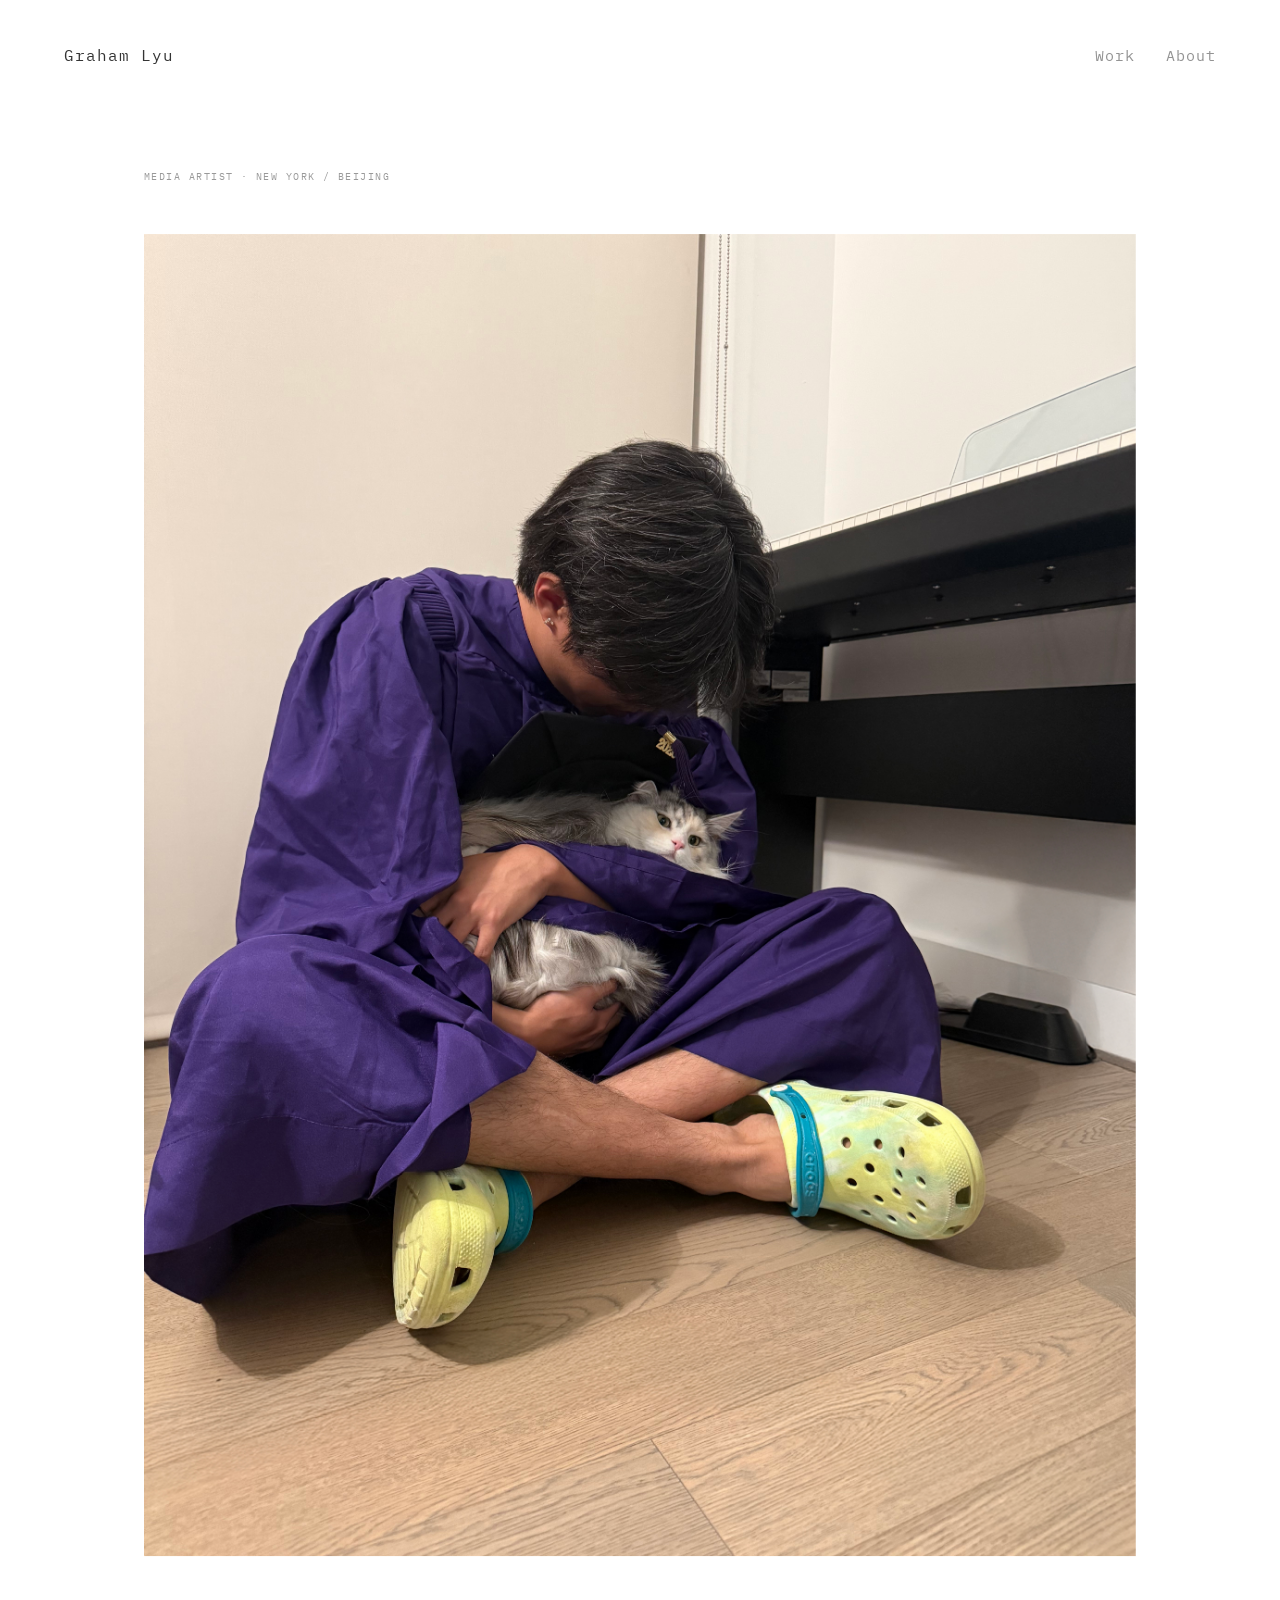
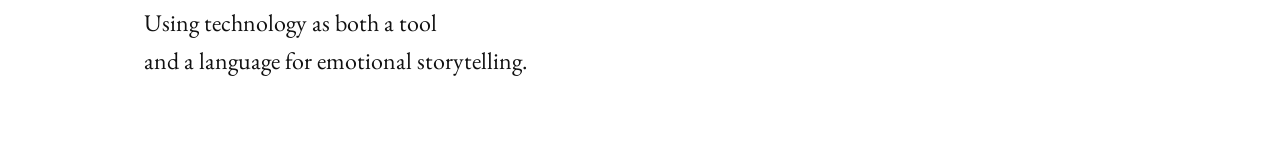
<file: index.html>
<!DOCTYPE html>
<html lang="en">
<head>
  <meta charset="UTF-8" />
  <meta name="viewport" content="width=device-width, initial-scale=1.0" />
  <title>Graham Lyu</title>
  <meta name="description" content="Graham Lyu — Media Artist from Beijing, working between New York and China." />
  <link rel="stylesheet" href="assets/css/styles.css" />
  <link rel="preconnect" href="https://fonts.googleapis.com" />
  <link rel="preconnect" href="https://fonts.gstatic.com" crossorigin />
  <link href="https://fonts.googleapis.com/css2?family=EB+Garamond:ital,wght@0,400;0,500;1,400&family=IBM+Plex+Mono:wght@300;400&display=swap" rel="stylesheet" />
</head>
<body>

  <nav id="nav">
    <a href="index.html" class="nav-logo">Graham Lyu</a>
    <ul class="nav-links">
      <li class="nav-item-work">
        <span class="nav-work-trigger">Work</span>
        <ul class="work-dropdown">
          <li><a href="talk-to-her.html" class="dropdown-item"><span class="dropdown-index"></span><span class="dropdown-label">Talk to her</span></a></li>
          <li><a href="condukt.html" class="dropdown-item"><span class="dropdown-index"></span><span class="dropdown-label">Condukt</span></a></li>
          <li><a href="helldiver-guidebook.html" class="dropdown-item"><span class="dropdown-index"></span><span class="dropdown-label">Helldiver Guidebook</span></a></li>
          <li><a href="heart-ecg.html" class="dropdown-item"><span class="dropdown-index"></span><span class="dropdown-label">Heart ECG</span></a></li>
          <li><a href="mantis-blade.html" class="dropdown-item"><span class="dropdown-index"></span><span class="dropdown-label">Mantis Blade</span></a></li>
          <li><a href="hand-pose-music-console.html" class="dropdown-item"><span class="dropdown-index"></span><span class="dropdown-label">Hand Pose Music Console</span></a></li>
          <li><a href="starcitizen-replica.html" class="dropdown-item"><span class="dropdown-index"></span><span class="dropdown-label">Star Citizen Replica</span></a></li>
          <li><a href="flowing-tension.html" class="dropdown-item"><span class="dropdown-index"></span><span class="dropdown-label">Flowing Tension</span></a></li>
          <li><a href="nuke-town.html" class="dropdown-item"><span class="dropdown-index"></span><span class="dropdown-label">Nuke Town</span></a></li>
        </ul>
      </li>
      <li><a href="about.html">About</a></li>
    </ul>
  </nav>

  <main class="home-main">
    <p class="home-label">Media Artist · New York / Beijing</p>

    <div class="home-image">
      <img src="image/Graham Lyu.jpg" alt="Graham Lyu" />
    </div>

    <p class="home-tagline">
      Using technology as both a tool<br />
      and a language for emotional storytelling.
    </p>
  </main>

  <script src="assets/js/script.js"></script>
</body>
</html>
</file>
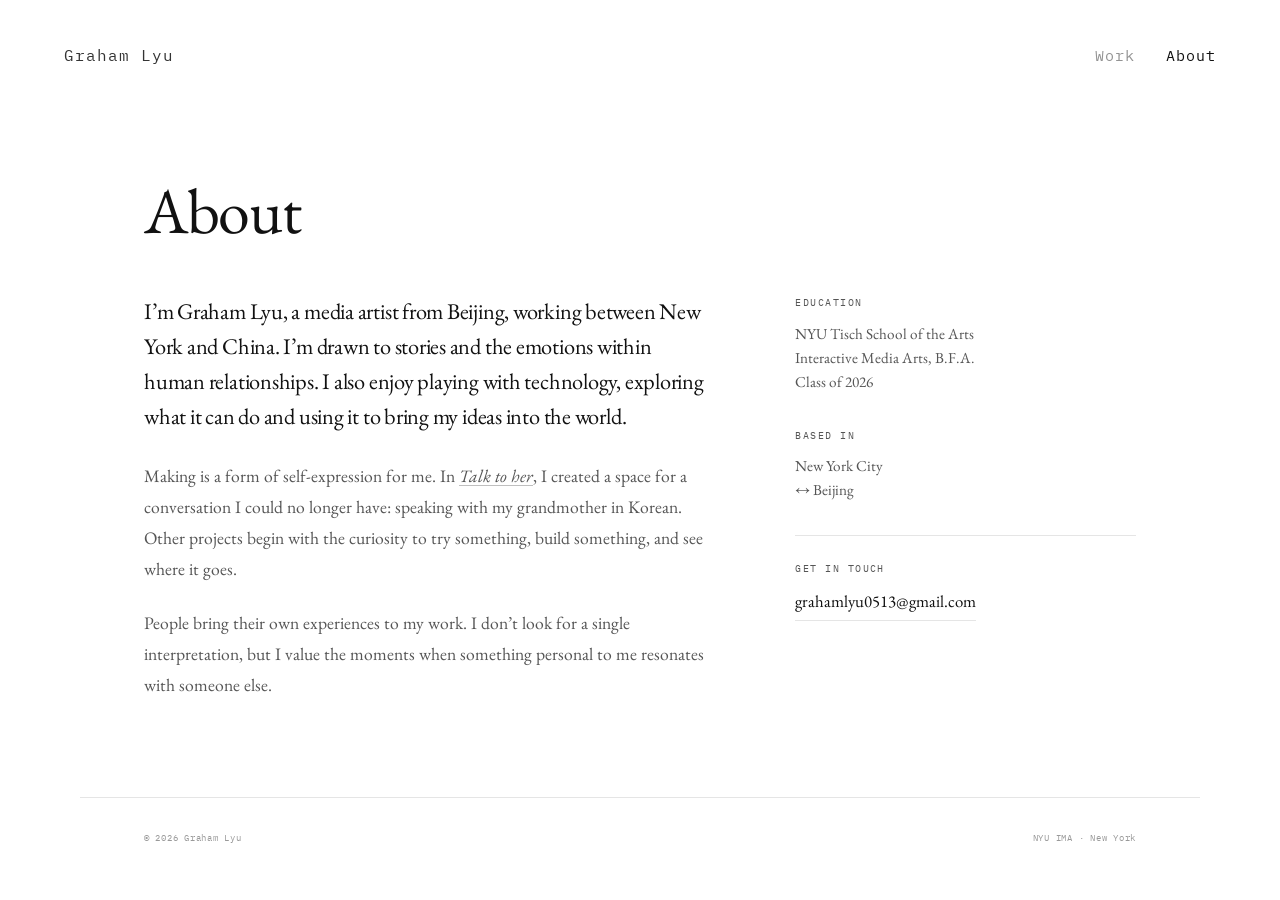
<file: about.html>
<!DOCTYPE html>
<html lang="en">
<head>
  <meta charset="UTF-8" />
  <meta name="viewport" content="width=device-width, initial-scale=1.0" />
  <title>About — Graham Lyu</title>
  <meta name="description" content="Graham Lyu — a media artist from Beijing, working between New York and China. A practice rooted in personal expression, human relationships, and curiosity about technology." />
  <link rel="stylesheet" href="assets/css/styles.css" />
  <link rel="preconnect" href="https://fonts.googleapis.com" />
  <link rel="preconnect" href="https://fonts.gstatic.com" crossorigin />
  <link href="https://fonts.googleapis.com/css2?family=EB+Garamond:ital,wght@0,400;0,500;1,400&family=IBM+Plex+Mono:wght@300;400&display=swap" rel="stylesheet" />
</head>
<body>

  <nav id="nav">
    <a href="index.html" class="nav-logo">Graham Lyu</a>
    <ul class="nav-links">
      <li class="nav-item-work">
        <span class="nav-work-trigger">Work</span>
        <ul class="work-dropdown">
          <li><a href="talk-to-her.html" class="dropdown-item"><span class="dropdown-index"></span><span class="dropdown-label">Talk to her</span></a></li>
          <li><a href="condukt.html" class="dropdown-item"><span class="dropdown-index"></span><span class="dropdown-label">Condukt</span></a></li>
          <li><a href="helldiver-guidebook.html" class="dropdown-item"><span class="dropdown-index"></span><span class="dropdown-label">Helldiver Guidebook</span></a></li>
          <li><a href="heart-ecg.html" class="dropdown-item"><span class="dropdown-index"></span><span class="dropdown-label">Heart ECG</span></a></li>
          <li><a href="mantis-blade.html" class="dropdown-item"><span class="dropdown-index"></span><span class="dropdown-label">Mantis Blade</span></a></li>
          <li><a href="hand-pose-music-console.html" class="dropdown-item"><span class="dropdown-index"></span><span class="dropdown-label">Hand Pose Music Console</span></a></li>
          <li><a href="starcitizen-replica.html" class="dropdown-item"><span class="dropdown-index"></span><span class="dropdown-label">Star Citizen Replica</span></a></li>
          <li><a href="flowing-tension.html" class="dropdown-item"><span class="dropdown-index"></span><span class="dropdown-label">Flowing Tension</span></a></li>
          <li><a href="nuke-town.html" class="dropdown-item"><span class="dropdown-index"></span><span class="dropdown-label">Nuke Town</span></a></li>
        </ul>
      </li>
      <li><a href="about.html" aria-current="page">About</a></li>
    </ul>
  </nav>

  <main class="page-main about-main">

    <h1 class="about-page-title">About</h1>

    <div class="about-grid">
      <div class="about-text">
        <p class="about-lead">
          I’m Graham Lyu, a media artist from Beijing, working between New York and China. I’m drawn to stories and the emotions within human relationships. I also enjoy playing with technology, exploring what it can do and using it to bring my ideas into the world.
        </p>
        <p>
          Making is a form of self-expression for me. In <a class="about-project-link" href="talk-to-her.html"><em>Talk to her</em></a>, I created a space for a conversation I could no longer have: speaking with my grandmother in Korean. Other projects begin with the curiosity to try something, build something, and see where it goes.
        </p>
        <p>
          People bring their own experiences to my work. I don’t look for a single interpretation, but I value the moments when something personal to me resonates with someone else.
        </p>
      </div>

      <div class="about-details">
        <div class="detail-group">
          <h2>Education</h2>
          <p>NYU Tisch School of the Arts<br />Interactive Media Arts, B.F.A.<br />Class of 2026</p>
        </div>
        <div class="detail-group">
          <h2>Based in</h2>
          <p>New York City<br />↔ Beijing</p>
        </div>
        <section class="detail-group contact-section" aria-labelledby="contact-heading">
          <h2 id="contact-heading">Get in touch</h2>
          <a href="mailto:grahamlyu0513@gmail.com" class="contact-email">
            grahamlyu0513@gmail.com
          </a>
          <!-- <div class="contact-links">
            <a href="https://github.com/grahamlyu" target="_blank" rel="noopener">GitHub</a>
            <span class="divider">·</span>
            <a href="https://www.instagram.com/" target="_blank" rel="noopener">Instagram</a>
            <span class="divider">·</span>
            <a href="https://www.linkedin.com/in/grahamlyu/" target="_blank" rel="noopener">LinkedIn</a>
          </div> -->
        </section>
      </div>
    </div>

  </main>

  <footer>
    <span>© 2026 Graham Lyu</span>
    <span>NYU IMA · New York</span>
  </footer>

  <script src="assets/js/script.js"></script>
</body>
</html>
</file>
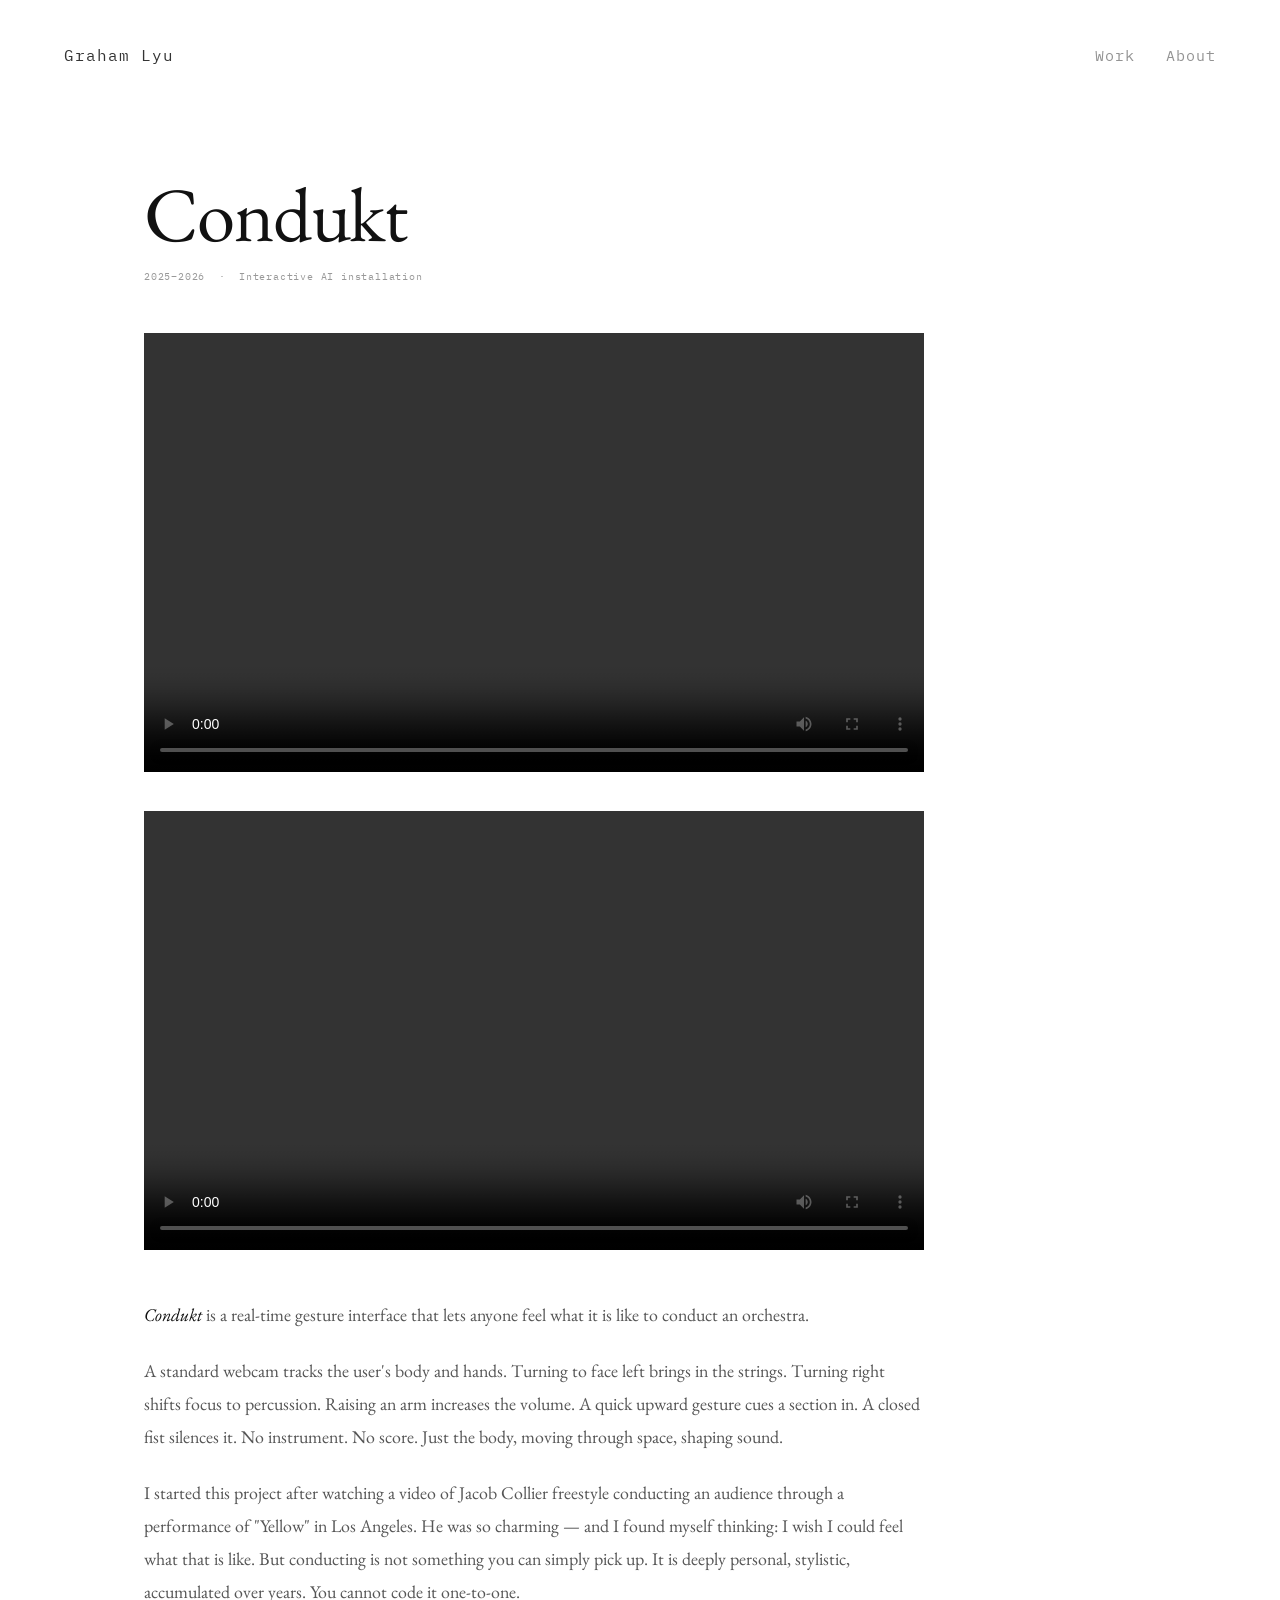
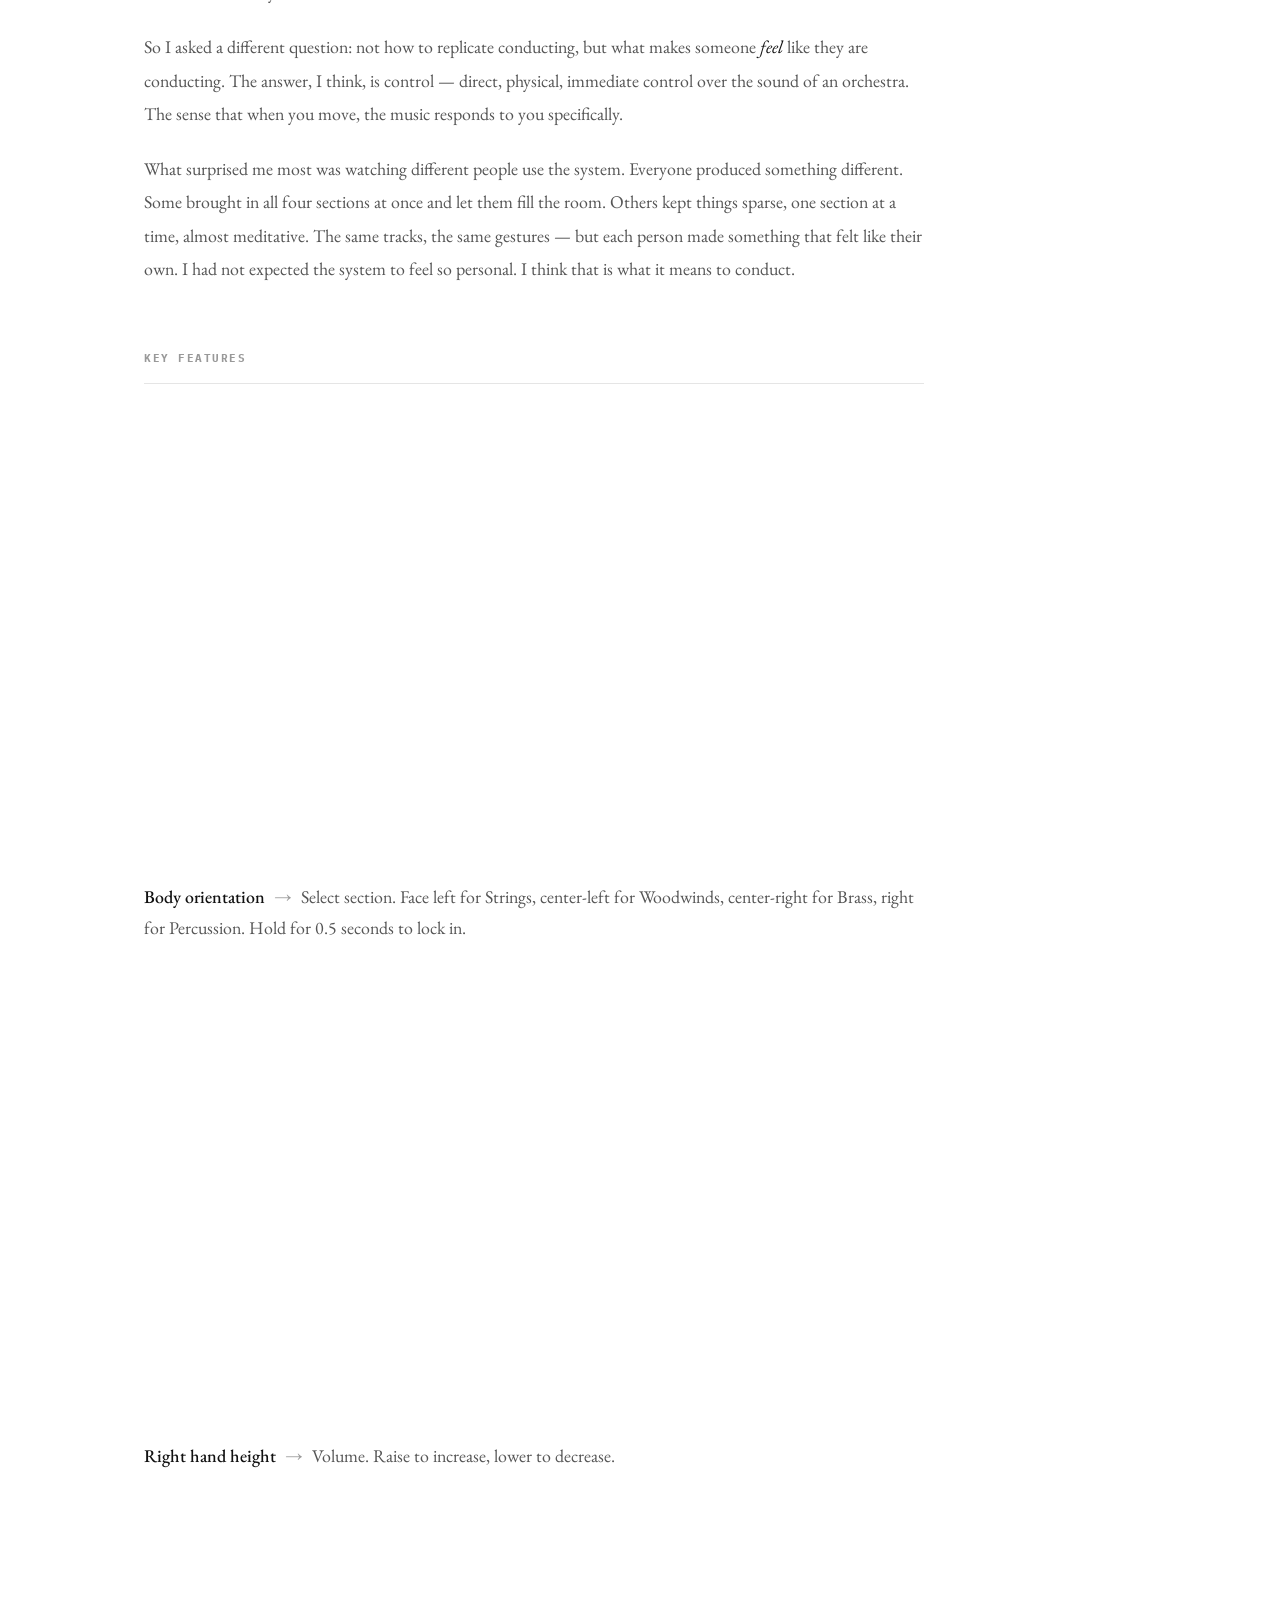
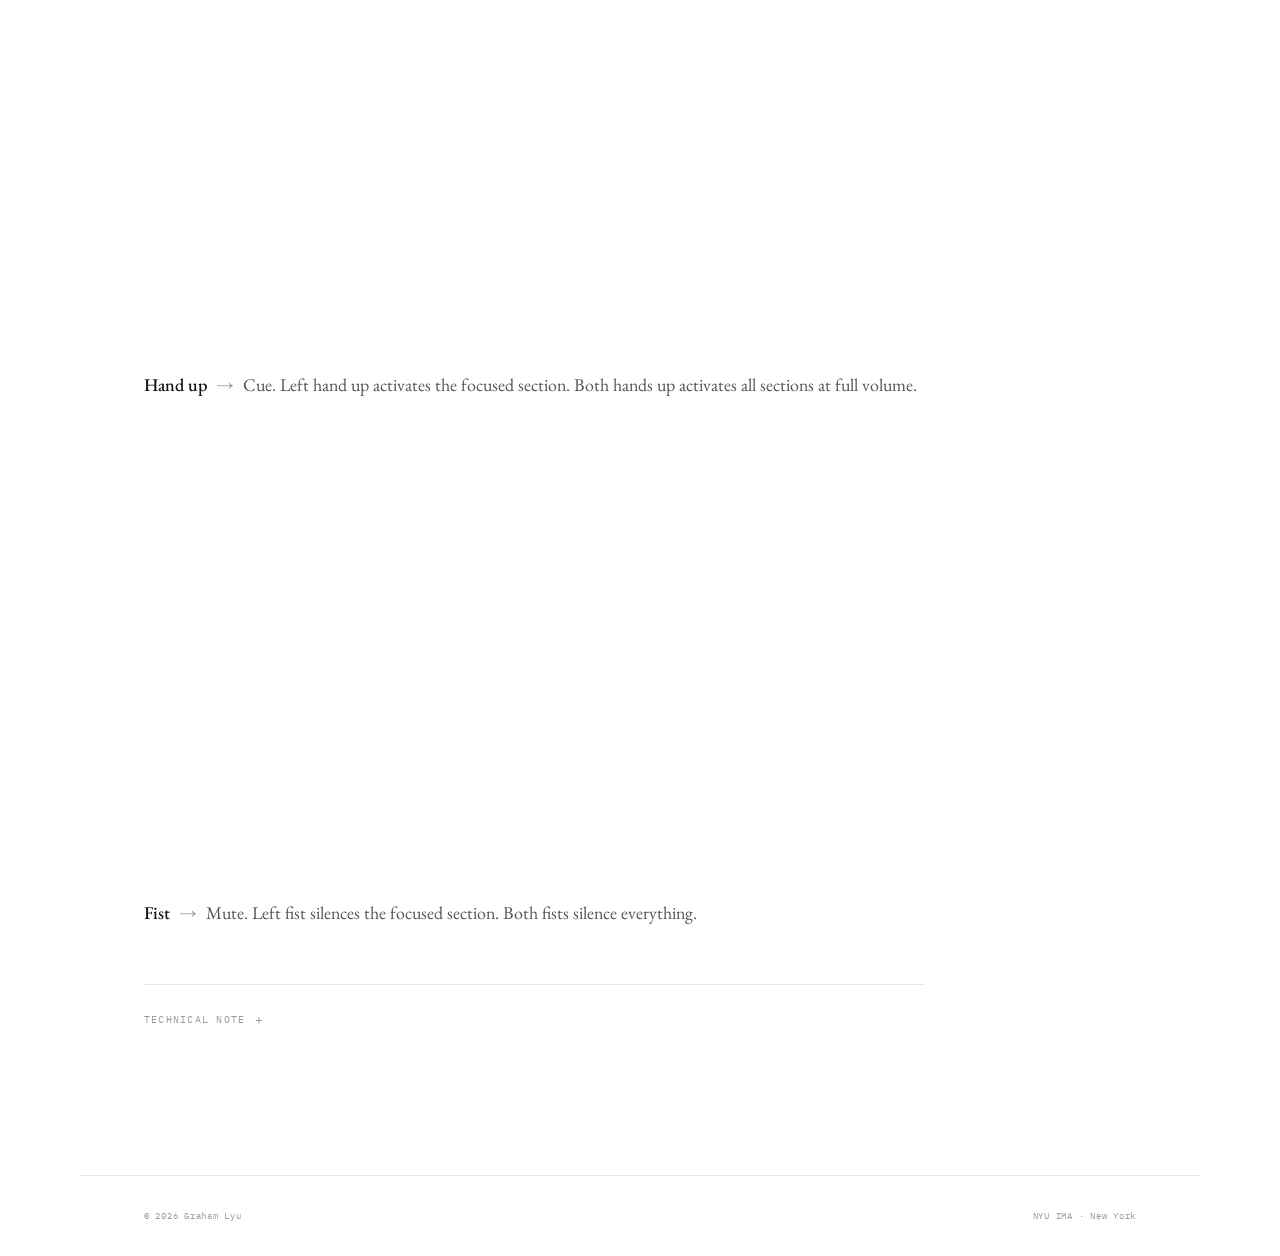
<file: condukt.html>
<!DOCTYPE html>
<html lang="en">
<head>
  <meta charset="UTF-8" />
  <meta name="viewport" content="width=device-width, initial-scale=1.0" />
  <title>Condukt — Graham Lyu</title>
  <link rel="stylesheet" href="assets/css/styles.css" />
  <link rel="preconnect" href="https://fonts.googleapis.com" />
  <link rel="preconnect" href="https://fonts.gstatic.com" crossorigin />
  <link href="https://fonts.googleapis.com/css2?family=EB+Garamond:ital,wght@0,400;0,500;1,400&family=IBM+Plex+Mono:wght@300;400&display=swap" rel="stylesheet" />
</head>
<body>

  <nav id="nav">
    <a href="index.html" class="nav-logo">Graham Lyu</a>
    <ul class="nav-links">
      <li class="nav-item-work">
        <span class="nav-work-trigger">Work</span>
        <ul class="work-dropdown">
          <li><a href="talk-to-her.html" class="dropdown-item"><span class="dropdown-index"></span><span class="dropdown-label">Talk to her</span></a></li>
          <li><a href="condukt.html" class="dropdown-item"><span class="dropdown-index"></span><span class="dropdown-label">Condukt</span></a></li>
          <li><a href="helldiver-guidebook.html" class="dropdown-item"><span class="dropdown-index"></span><span class="dropdown-label">Helldiver Guidebook</span></a></li>
          <li><a href="heart-ecg.html" class="dropdown-item"><span class="dropdown-index"></span><span class="dropdown-label">Heart ECG</span></a></li>
          <li><a href="mantis-blade.html" class="dropdown-item"><span class="dropdown-index"></span><span class="dropdown-label">Mantis Blade</span></a></li>
          <li><a href="hand-pose-music-console.html" class="dropdown-item"><span class="dropdown-index"></span><span class="dropdown-label">Hand Pose Music Console</span></a></li>
          <li><a href="starcitizen-replica.html" class="dropdown-item"><span class="dropdown-index"></span><span class="dropdown-label">Star Citizen Replica</span></a></li>
          <li><a href="flowing-tension.html" class="dropdown-item"><span class="dropdown-index"></span><span class="dropdown-label">Flowing Tension</span></a></li>
          <li><a href="nuke-town.html" class="dropdown-item"><span class="dropdown-index"></span><span class="dropdown-label">Nuke Town</span></a></li>
        </ul>
      </li>
      <li><a href="about.html">About</a></li>
    </ul>
  </nav>

  <main class="page-main">
    <div class="project-editorial">

      <div class="project-header">
        <h1 class="project-page-title">Condukt</h1>
        <p class="project-subtitle">2025–2026 &nbsp;·&nbsp; Interactive AI installation</p>
      </div>

      <div class="media-block">
        <video src="image/conduktvideo1.mp4" controls playsinline preload="metadata"></video>
      </div>

      <div class="media-block">
        <video src="image/conduktvideo2.mp4" controls playsinline preload="metadata"></video>
      </div>

      <div class="editorial-body">
        <p>
          <em>Condukt</em> is a real-time gesture interface that lets anyone feel what it is like to conduct an orchestra.
        </p>
        <p>
          A standard webcam tracks the user's body and hands. Turning to face left brings in the strings. Turning right shifts focus to percussion. Raising an arm increases the volume. A quick upward gesture cues a section in. A closed fist silences it. No instrument. No score. Just the body, moving through space, shaping sound.
        </p>
        <p>
          I started this project after watching a video of Jacob Collier freestyle conducting an audience through a performance of "Yellow" in Los Angeles. He was so charming — and I found myself thinking: I wish I could feel what that is like. But conducting is not something you can simply pick up. It is deeply personal, stylistic, accumulated over years. You cannot code it one-to-one.
        </p>
        <p>
          So I asked a different question: not how to replicate conducting, but what makes someone <em>feel</em> like they are conducting. The answer, I think, is control — direct, physical, immediate control over the sound of an orchestra. The sense that when you move, the music responds to you specifically.
        </p>
        <p>
          What surprised me most was watching different people use the system. Everyone produced something different. Some brought in all four sections at once and let them fill the room. Others kept things sparse, one section at a time, almost meditative. The same tracks, the same gestures — but each person made something that felt like their own. I had not expected the system to feel so personal. I think that is what it means to conduct.
        </p>
      </div>

      <h2 class="editorial-heading">Key Features</h2>

      <div class="feature">
        <div class="media-block">
          <video src="image/conduktgif1.mp4" autoplay loop muted playsinline></video>
        </div>
        <p class="feature-desc">
          <strong>Body orientation</strong> <span class="arrow">→</span> Select section. Face left for Strings, center-left for Woodwinds, center-right for Brass, right for Percussion. Hold for 0.5 seconds to lock in.
        </p>
      </div>

      <div class="feature">
        <div class="media-block">
          <video src="image/conduktgif2.mp4" autoplay loop muted playsinline></video>
        </div>
        <p class="feature-desc">
          <strong>Right hand height</strong> <span class="arrow">→</span> Volume. Raise to increase, lower to decrease.
        </p>
      </div>

      <div class="feature">
        <div class="media-block">
          <video src="image/conduktgif3.mp4" autoplay loop muted playsinline></video>
        </div>
        <p class="feature-desc">
          <strong>Hand up</strong> <span class="arrow">→</span> Cue. Left hand up activates the focused section. Both hands up activates all sections at full volume.
        </p>
      </div>

      <div class="feature">
        <div class="media-block">
          <video src="image/conduktgif4.mp4" autoplay loop muted playsinline></video>
        </div>
        <p class="feature-desc">
          <strong>Fist</strong> <span class="arrow">→</span> Mute. Left fist silences the focused section. Both fists silence everything.
        </p>
      </div>

      <div class="editorial-body">
        <details class="technical-note">
          <summary>Technical note</summary>
          <p>
            The system uses Google MediaPipe's PoseLandmarker and HandLandmarker models to detect body orientation and hand gestures at approximately 30fps. A Python backend processes landmark data and sends MIDI Control Change messages to Ableton Live via the macOS IAC Driver. Five core gestures are implemented: body orientation for section selection (with a 0.5-second dwell lock to prevent accidental switching), right wrist height for volume control, left wrist upward velocity for cueing, left hand fist for muting, and bilateral arm raise for full orchestra activation. A WebSocket server broadcasts state to a web-based visualization displaying four orchestral sections — Strings, Woodwinds, Brass, Percussion — as color-coded blocks responding in real time to gesture input.
          </p>
        </details>
      </div>

    </div>
  </main>

  <footer>
    <span>© 2026 Graham Lyu</span>
    <span>NYU IMA · New York</span>
  </footer>

  <script src="assets/js/script.js"></script>
</body>
</html>
</file>
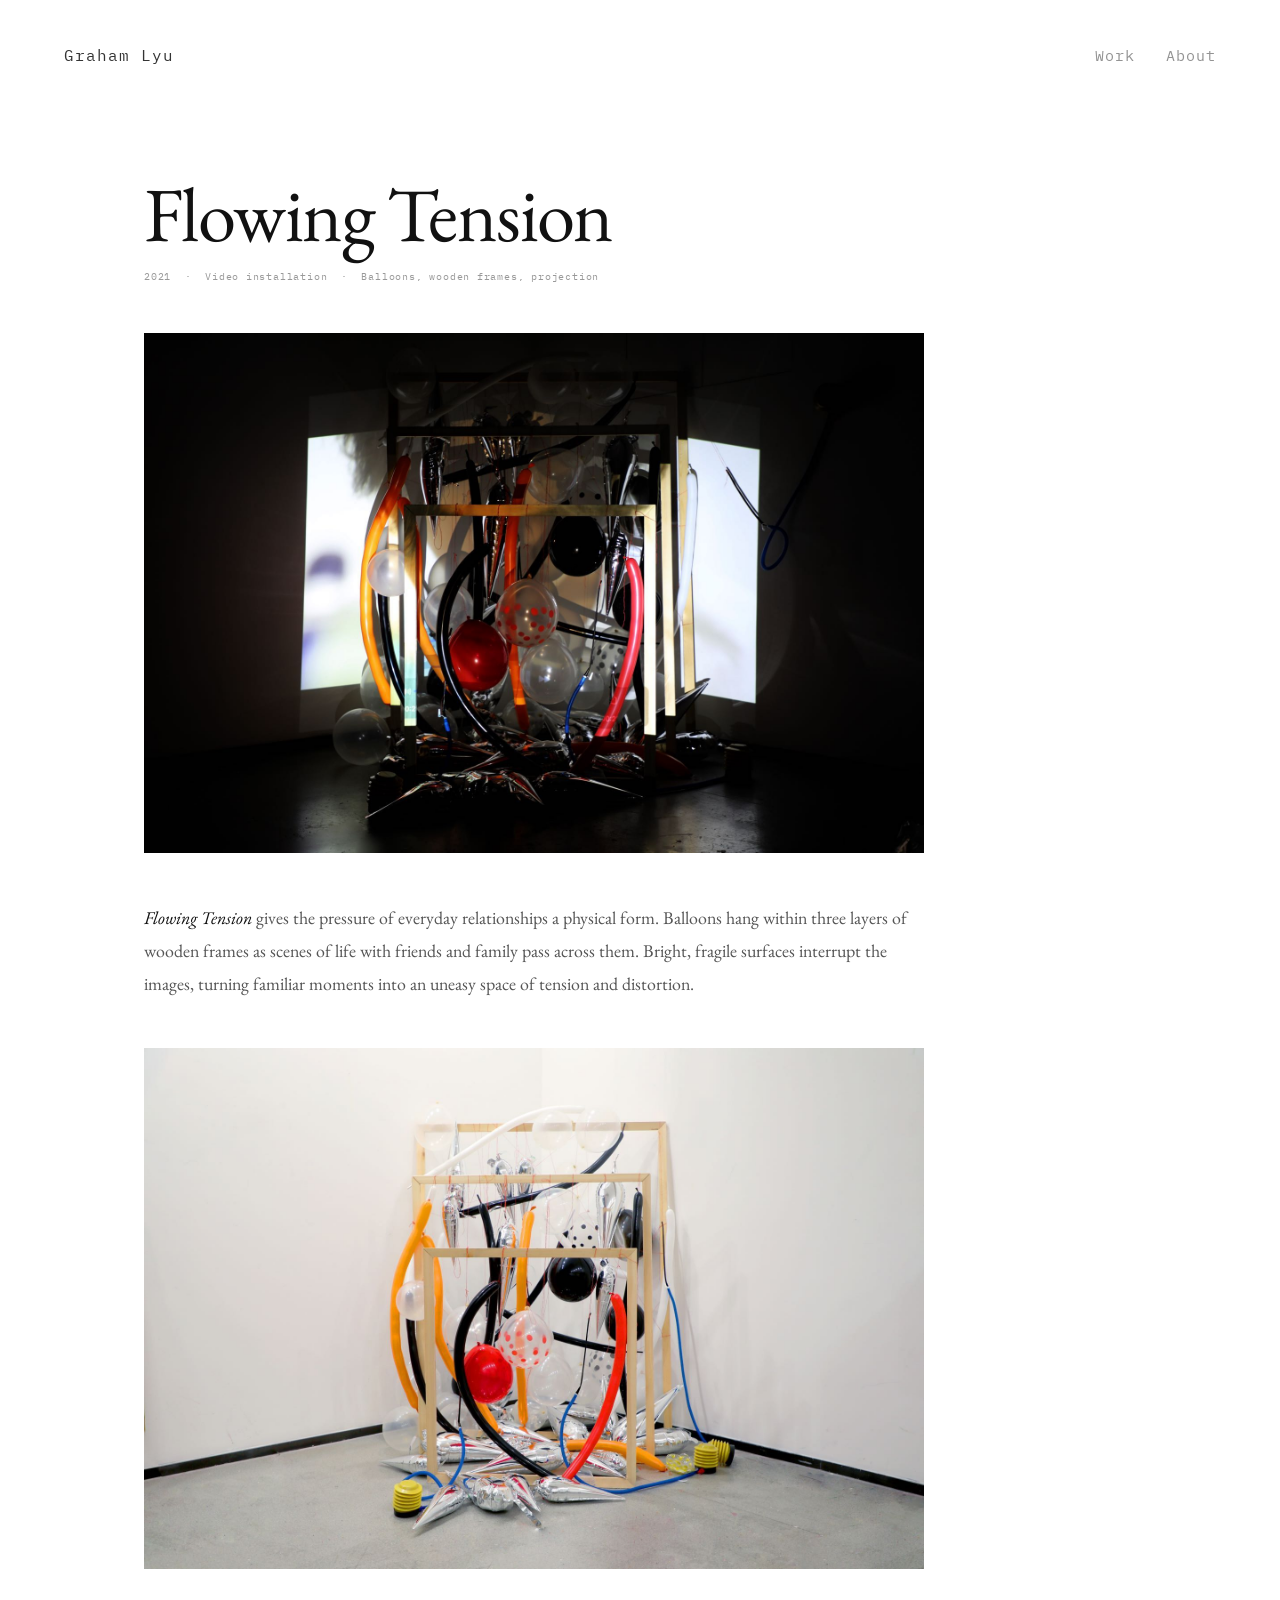
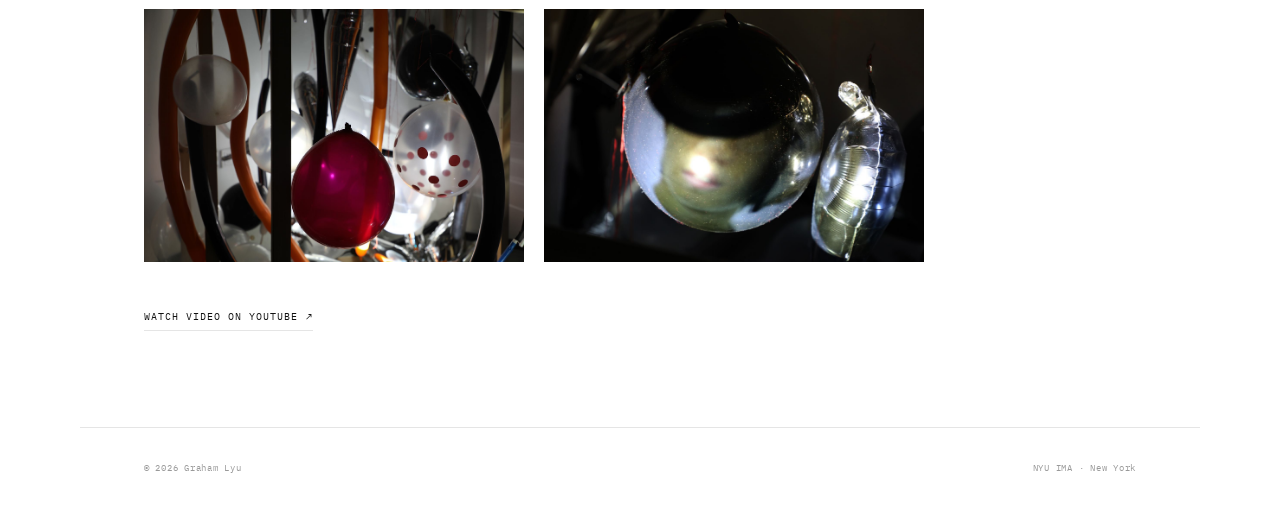
<file: flowing-tension.html>
<!DOCTYPE html>
<html lang="en">
<head>
  <meta charset="UTF-8" />
  <meta name="viewport" content="width=device-width, initial-scale=1.0" />
  <title>Flowing Tension — Graham Lyu</title>
  <meta name="description" content="Flowing Tension (2021), a video installation by Graham Lyu. Balloons, wooden frames and projected scenes give everyday emotional pressure a physical form." />
  <link rel="stylesheet" href="assets/css/styles.css" />
  <link rel="preconnect" href="https://fonts.googleapis.com" />
  <link rel="preconnect" href="https://fonts.gstatic.com" crossorigin />
  <link href="https://fonts.googleapis.com/css2?family=EB+Garamond:ital,wght@0,400;0,500;1,400&family=IBM+Plex+Mono:wght@300;400&display=swap" rel="stylesheet" />
</head>
<body>
  <nav id="nav">
    <a href="index.html" class="nav-logo">Graham Lyu</a>
    <ul class="nav-links">
      <li class="nav-item-work">
        <span class="nav-work-trigger">Work</span>
        <ul class="work-dropdown">
          <li><a href="talk-to-her.html" class="dropdown-item"><span class="dropdown-index"></span><span class="dropdown-label">Talk to her</span></a></li>
          <li><a href="condukt.html" class="dropdown-item"><span class="dropdown-index"></span><span class="dropdown-label">Condukt</span></a></li>
          <li><a href="helldiver-guidebook.html" class="dropdown-item"><span class="dropdown-index"></span><span class="dropdown-label">Helldiver Guidebook</span></a></li>
          <li><a href="heart-ecg.html" class="dropdown-item"><span class="dropdown-index"></span><span class="dropdown-label">Heart ECG</span></a></li>
          <li><a href="mantis-blade.html" class="dropdown-item"><span class="dropdown-index"></span><span class="dropdown-label">Mantis Blade</span></a></li>
          <li><a href="hand-pose-music-console.html" class="dropdown-item"><span class="dropdown-index"></span><span class="dropdown-label">Hand Pose Music Console</span></a></li>
          <li><a href="starcitizen-replica.html" class="dropdown-item"><span class="dropdown-index"></span><span class="dropdown-label">Star Citizen Replica</span></a></li>
          <li><a href="flowing-tension.html" class="dropdown-item"><span class="dropdown-index"></span><span class="dropdown-label">Flowing Tension</span></a></li>
          <li><a href="nuke-town.html" class="dropdown-item"><span class="dropdown-index"></span><span class="dropdown-label">Nuke Town</span></a></li>
        </ul>
      </li>
      <li><a href="about.html">About</a></li>
    </ul>
  </nav>

  <main class="page-main">
    <div class="project-editorial">
      <div class="project-header">
        <h1 class="project-page-title">Flowing Tension</h1>
        <p class="project-subtitle">2021 &nbsp;·&nbsp; Video installation &nbsp;·&nbsp; Balloons, wooden frames, projection</p>
      </div>

      <figure class="media-block">
        <img src="image/flowing-tension/installation.jpg" width="1754" height="1170" alt="Balloons suspended within three wooden frames, illuminated by video projection in a dark room" fetchpriority="high" />
      </figure>

      <div class="editorial-body">
        <p><em>Flowing Tension</em> gives the pressure of everyday relationships a physical form. Balloons hang within three layers of wooden frames as scenes of life with friends and family pass across them. Bright, fragile surfaces interrupt the images, turning familiar moments into an uneasy space of tension and distortion.</p>
      </div>

      <figure class="media-block">
        <img src="image/flowing-tension/structure.jpg" width="1754" height="1170" alt="Flowing Tension in daylight, showing the layered wooden frames, colored balloons and foot pumps" loading="lazy" decoding="async" />
      </figure>

      <div class="media-block media-pair">
        <img src="image/flowing-tension/balloons.jpg" width="1754" height="1170" alt="Red, clear and black balloons layered between the wooden frames" loading="lazy" decoding="async" />
        <img src="image/flowing-tension/projection-detail.jpg" width="1755" height="1169" alt="A projected face distorted across a transparent balloon beside a silver balloon" loading="lazy" decoding="async" />
      </div>

      <a class="project-video-link" href="https://youtu.be/v4yEsoOOqdQ" target="_blank" rel="noopener noreferrer">Watch video on YouTube <span aria-hidden="true">↗</span></a>
    </div>
  </main>

  <footer>
    <span>© 2026 Graham Lyu</span>
    <span>NYU IMA · New York</span>
  </footer>
  <script src="assets/js/script.js"></script>
</body>
</html>
</file>
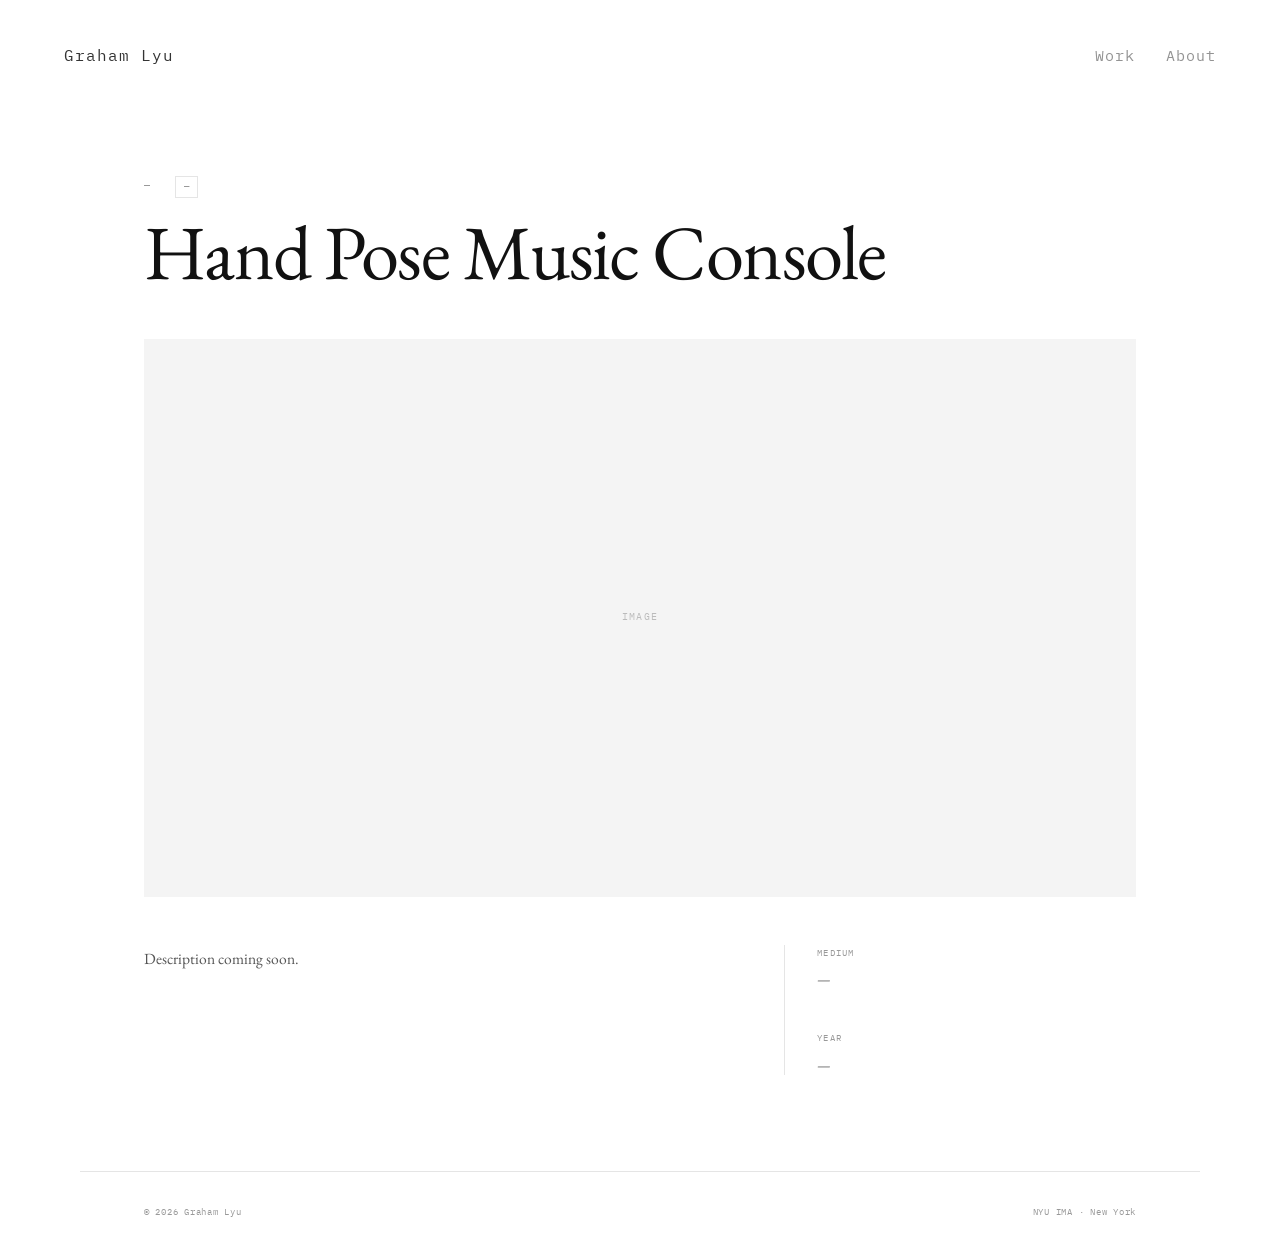
<file: hand-pose-music-console.html>
<!DOCTYPE html>
<html lang="en">
<head>
  <meta charset="UTF-8" />
  <meta name="viewport" content="width=device-width, initial-scale=1.0" />
  <title>Hand Pose Music Console — Graham Lyu</title>
  <link rel="stylesheet" href="assets/css/styles.css" />
  <link rel="preconnect" href="https://fonts.googleapis.com" />
  <link rel="preconnect" href="https://fonts.gstatic.com" crossorigin />
  <link href="https://fonts.googleapis.com/css2?family=EB+Garamond:ital,wght@0,400;0,500;1,400&family=IBM+Plex+Mono:wght@300;400&display=swap" rel="stylesheet" />
</head>
<body>
  <nav id="nav">
    <a href="index.html" class="nav-logo">Graham Lyu</a>
    <ul class="nav-links">
      <li class="nav-item-work">
        <span class="nav-work-trigger">Work</span>
        <ul class="work-dropdown">
          <li><a href="talk-to-her.html" class="dropdown-item"><span class="dropdown-index"></span><span class="dropdown-label">Talk to her</span></a></li>
          <li><a href="condukt.html" class="dropdown-item"><span class="dropdown-index"></span><span class="dropdown-label">Condukt</span></a></li>
          <li><a href="helldiver-guidebook.html" class="dropdown-item"><span class="dropdown-index"></span><span class="dropdown-label">Helldiver Guidebook</span></a></li>
          <li><a href="heart-ecg.html" class="dropdown-item"><span class="dropdown-index"></span><span class="dropdown-label">Heart ECG</span></a></li>
          <li><a href="mantis-blade.html" class="dropdown-item"><span class="dropdown-index"></span><span class="dropdown-label">Mantis Blade</span></a></li>
          <li><a href="hand-pose-music-console.html" class="dropdown-item"><span class="dropdown-index"></span><span class="dropdown-label">Hand Pose Music Console</span></a></li>
          <li><a href="starcitizen-replica.html" class="dropdown-item"><span class="dropdown-index"></span><span class="dropdown-label">Star Citizen Replica</span></a></li>
          <li><a href="flowing-tension.html" class="dropdown-item"><span class="dropdown-index"></span><span class="dropdown-label">Flowing Tension</span></a></li>
          <li><a href="nuke-town.html" class="dropdown-item"><span class="dropdown-index"></span><span class="dropdown-label">Nuke Town</span></a></li>
        </ul>
      </li>
      <li><a href="about.html">About</a></li>
    </ul>
  </nav>

  <main class="page-main">
    <div class="project-header">
      <div class="project-meta-row">
        <span class="project-year">—</span>
        <div class="project-tags">
          <span class="tag">—</span>
        </div>
      </div>
      <h1 class="project-page-title">Hand Pose Music Console</h1>
    </div>

    <div class="project-image">
      <div class="image-placeholder"><span>Image</span></div>
    </div>

    <div class="project-body">
      <div class="project-body-text">
        <p>Description coming soon.</p>
      </div>
      <div class="project-side">
        <div class="side-group">
          <label>Medium</label>
          <p>—</p>
        </div>
        <div class="side-group">
          <label>Year</label>
          <p>—</p>
        </div>
      </div>
    </div>
  </main>

  <footer>
    <span>© 2026 Graham Lyu</span>
    <span>NYU IMA · New York</span>
  </footer>
  <script src="assets/js/script.js"></script>
</body>
</html>
</file>
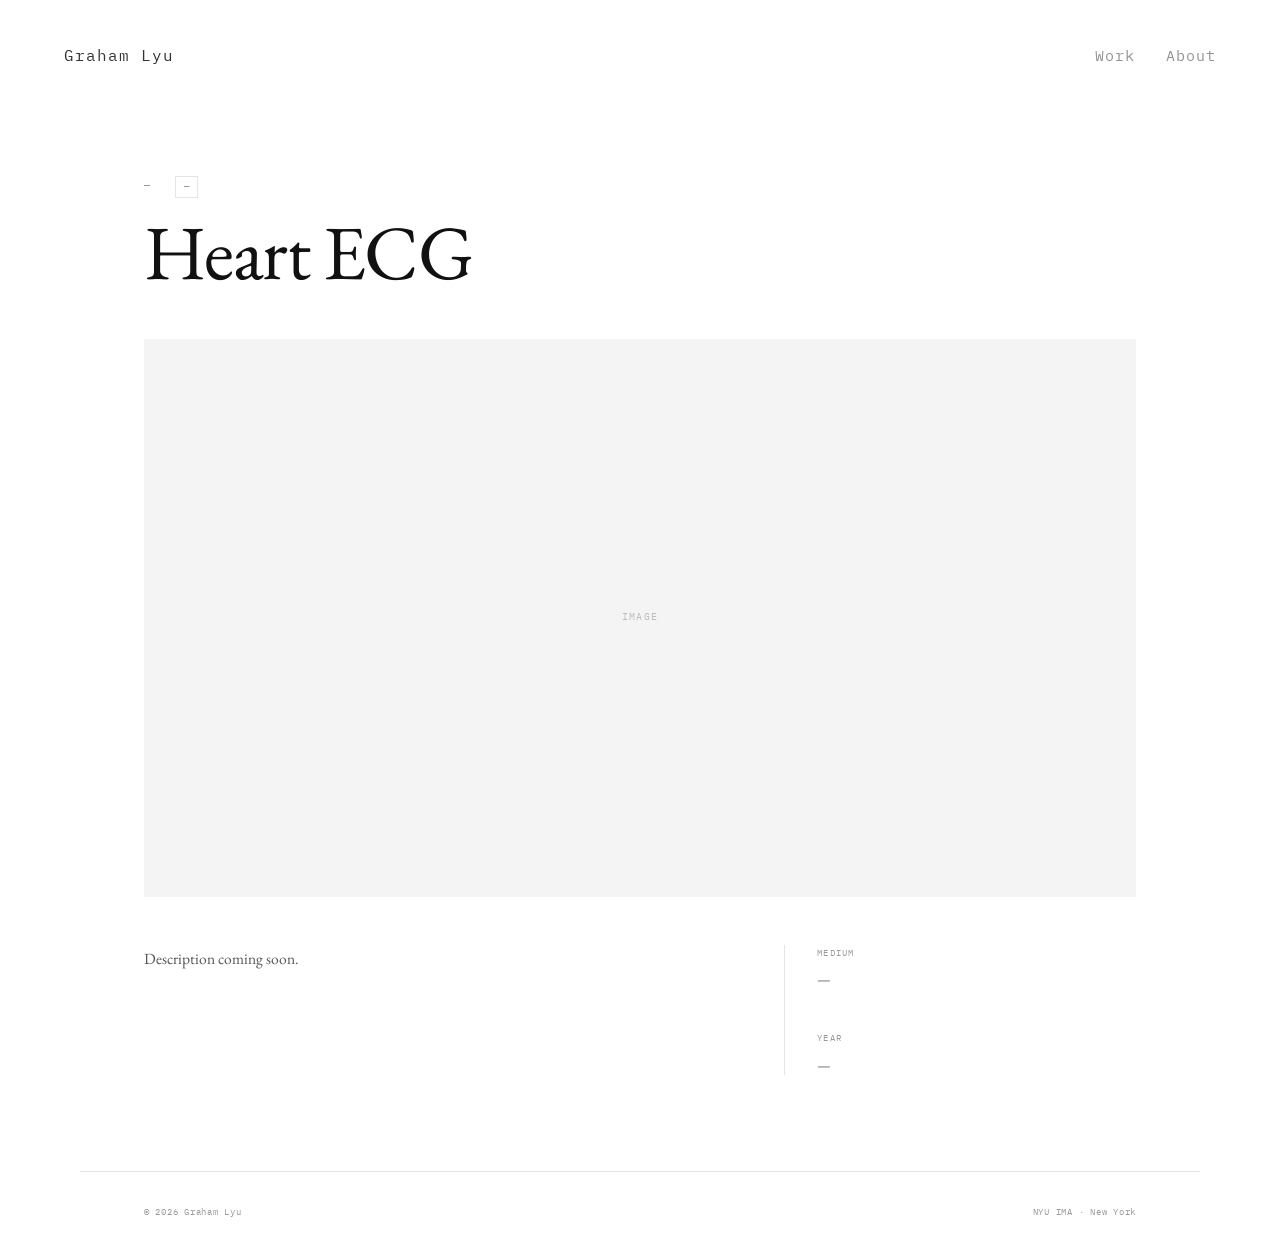
<file: heart-ecg.html>
<!DOCTYPE html>
<html lang="en">
<head>
  <meta charset="UTF-8" />
  <meta name="viewport" content="width=device-width, initial-scale=1.0" />
  <title>Heart ECG — Graham Lyu</title>
  <link rel="stylesheet" href="assets/css/styles.css" />
  <link rel="preconnect" href="https://fonts.googleapis.com" />
  <link rel="preconnect" href="https://fonts.gstatic.com" crossorigin />
  <link href="https://fonts.googleapis.com/css2?family=EB+Garamond:ital,wght@0,400;0,500;1,400&family=IBM+Plex+Mono:wght@300;400&display=swap" rel="stylesheet" />
</head>
<body>
  <nav id="nav">
    <a href="index.html" class="nav-logo">Graham Lyu</a>
    <ul class="nav-links">
      <li class="nav-item-work">
        <span class="nav-work-trigger">Work</span>
        <ul class="work-dropdown">
          <li><a href="talk-to-her.html" class="dropdown-item"><span class="dropdown-index"></span><span class="dropdown-label">Talk to her</span></a></li>
          <li><a href="condukt.html" class="dropdown-item"><span class="dropdown-index"></span><span class="dropdown-label">Condukt</span></a></li>
          <li><a href="helldiver-guidebook.html" class="dropdown-item"><span class="dropdown-index"></span><span class="dropdown-label">Helldiver Guidebook</span></a></li>
          <li><a href="heart-ecg.html" class="dropdown-item"><span class="dropdown-index"></span><span class="dropdown-label">Heart ECG</span></a></li>
          <li><a href="mantis-blade.html" class="dropdown-item"><span class="dropdown-index"></span><span class="dropdown-label">Mantis Blade</span></a></li>
          <li><a href="hand-pose-music-console.html" class="dropdown-item"><span class="dropdown-index"></span><span class="dropdown-label">Hand Pose Music Console</span></a></li>
          <li><a href="starcitizen-replica.html" class="dropdown-item"><span class="dropdown-index"></span><span class="dropdown-label">Star Citizen Replica</span></a></li>
          <li><a href="flowing-tension.html" class="dropdown-item"><span class="dropdown-index"></span><span class="dropdown-label">Flowing Tension</span></a></li>
          <li><a href="nuke-town.html" class="dropdown-item"><span class="dropdown-index"></span><span class="dropdown-label">Nuke Town</span></a></li>
        </ul>
      </li>
      <li><a href="about.html">About</a></li>
    </ul>
  </nav>

  <main class="page-main">
    <div class="project-header">
      <div class="project-meta-row">
        <span class="project-year">—</span>
        <div class="project-tags">
          <span class="tag">—</span>
        </div>
      </div>
      <h1 class="project-page-title">Heart ECG</h1>
    </div>

    <div class="project-image">
      <div class="image-placeholder"><span>Image</span></div>
    </div>

    <div class="project-body">
      <div class="project-body-text">
        <p>Description coming soon.</p>
      </div>
      <div class="project-side">
        <div class="side-group">
          <label>Medium</label>
          <p>—</p>
        </div>
        <div class="side-group">
          <label>Year</label>
          <p>—</p>
        </div>
      </div>
    </div>
  </main>

  <footer>
    <span>© 2026 Graham Lyu</span>
    <span>NYU IMA · New York</span>
  </footer>
  <script src="assets/js/script.js"></script>
</body>
</html>
</file>
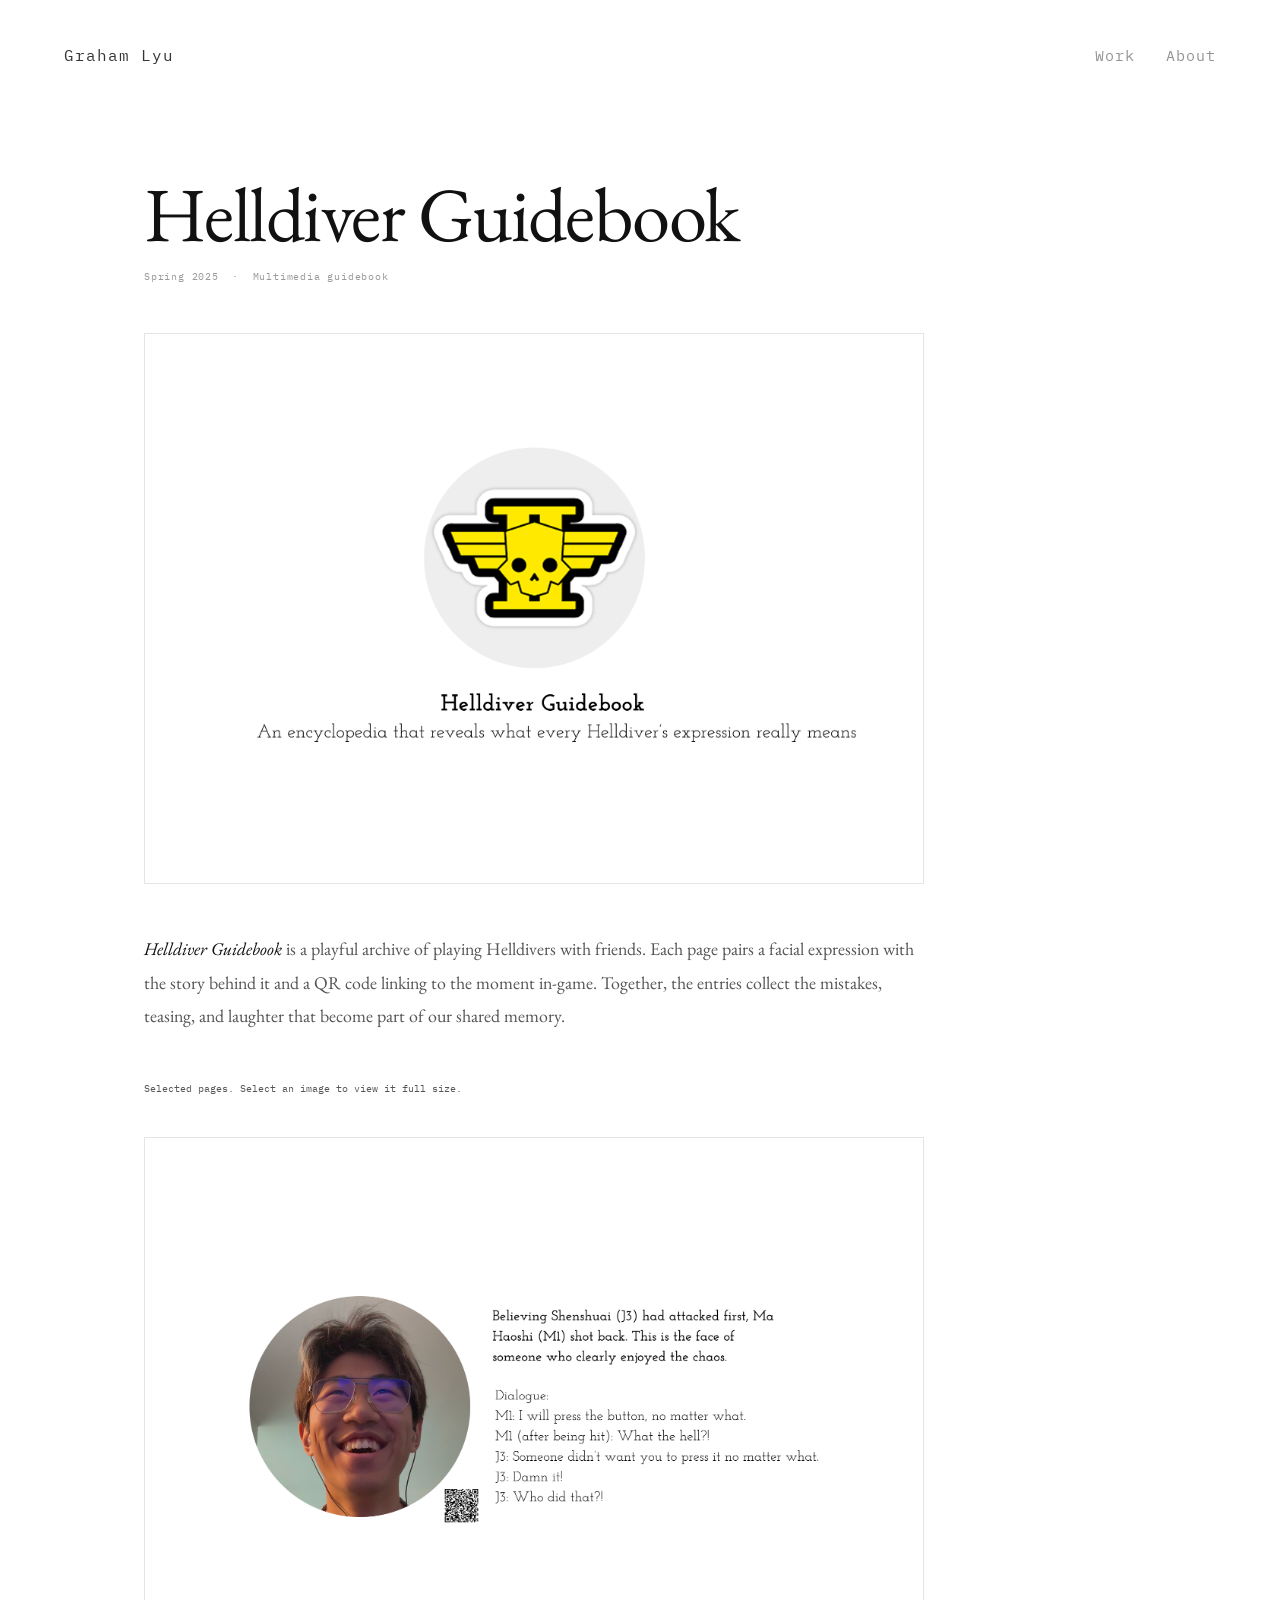
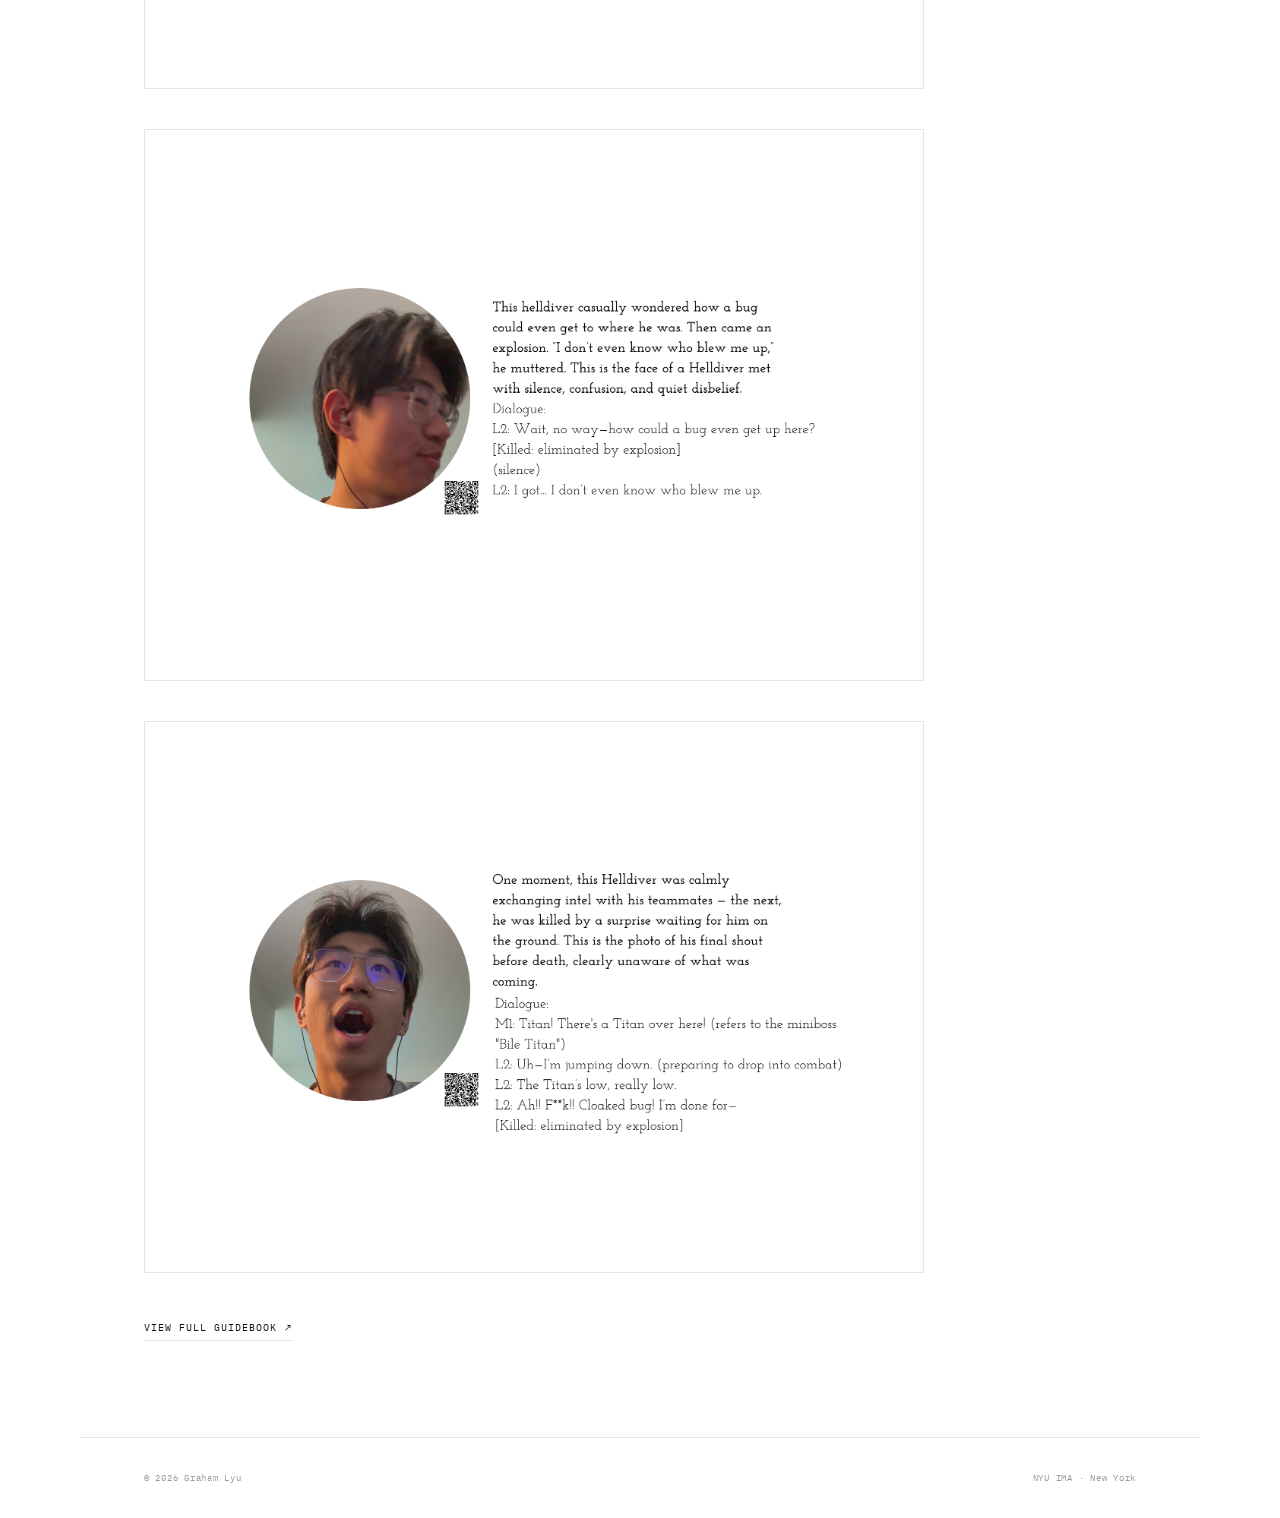
<file: helldiver-guidebook.html>
<!DOCTYPE html>
<html lang="en">
<head>
  <meta charset="UTF-8" />
  <meta name="viewport" content="width=device-width, initial-scale=1.0" />
  <title>Helldiver Guidebook — Graham Lyu</title>
  <link rel="stylesheet" href="assets/css/styles.css" />
  <link rel="preconnect" href="https://fonts.googleapis.com" />
  <link rel="preconnect" href="https://fonts.gstatic.com" crossorigin />
  <link href="https://fonts.googleapis.com/css2?family=EB+Garamond:ital,wght@0,400;0,500;1,400&family=IBM+Plex+Mono:wght@300;400&display=swap" rel="stylesheet" />
</head>
<body>
  <nav id="nav">
    <a href="index.html" class="nav-logo">Graham Lyu</a>
    <ul class="nav-links">
      <li class="nav-item-work">
        <span class="nav-work-trigger">Work</span>
        <ul class="work-dropdown">
          <li><a href="talk-to-her.html" class="dropdown-item"><span class="dropdown-index"></span><span class="dropdown-label">Talk to her</span></a></li>
          <li><a href="condukt.html" class="dropdown-item"><span class="dropdown-index"></span><span class="dropdown-label">Condukt</span></a></li>
          <li><a href="helldiver-guidebook.html" class="dropdown-item"><span class="dropdown-index"></span><span class="dropdown-label">Helldiver Guidebook</span></a></li>
          <li><a href="heart-ecg.html" class="dropdown-item"><span class="dropdown-index"></span><span class="dropdown-label">Heart ECG</span></a></li>
          <li><a href="mantis-blade.html" class="dropdown-item"><span class="dropdown-index"></span><span class="dropdown-label">Mantis Blade</span></a></li>
          <li><a href="hand-pose-music-console.html" class="dropdown-item"><span class="dropdown-index"></span><span class="dropdown-label">Hand Pose Music Console</span></a></li>
          <li><a href="starcitizen-replica.html" class="dropdown-item"><span class="dropdown-index"></span><span class="dropdown-label">Star Citizen Replica</span></a></li>
          <li><a href="flowing-tension.html" class="dropdown-item"><span class="dropdown-index"></span><span class="dropdown-label">Flowing Tension</span></a></li>
          <li><a href="nuke-town.html" class="dropdown-item"><span class="dropdown-index"></span><span class="dropdown-label">Nuke Town</span></a></li>
        </ul>
      </li>
      <li><a href="about.html">About</a></li>
    </ul>
  </nav>

  <main class="page-main">
    <div class="project-editorial">
      <div class="project-header">
        <h1 class="project-page-title">Helldiver Guidebook</h1>
        <p class="project-subtitle">Spring 2025 &nbsp;·&nbsp; Multimedia guidebook</p>
      </div>

      <figure class="media-block">
        <a class="image-link" href="image/helldiver-guidebook/cover.png" target="_blank" rel="noopener noreferrer" aria-label="Open the guidebook cover at full size in a new tab">
          <img src="image/helldiver-guidebook/cover.png" width="2048" height="1447" alt="Helldiver Guidebook cover, with a yellow emblem and the subtitle An encyclopedia that reveals what every Helldiver's expression really means" fetchpriority="high" />
        </a>
      </figure>

      <div class="editorial-body">
        <p>
          <em>Helldiver Guidebook</em> is a playful archive of playing Helldivers with friends. Each page pairs a facial expression with the story behind it and a QR code linking to the moment in-game. Together, the entries collect the mistakes, teasing, and laughter that become part of our shared memory.
        </p>
      </div>

      <p class="media-caption">Selected pages. Select an image to view it full size.</p>

      <figure class="media-block">
        <a class="image-link" href="image/helldiver-guidebook/shared-chaos.png" target="_blank" rel="noopener noreferrer" aria-label="Open the shared chaos guidebook page at full size in a new tab">
          <img src="image/helldiver-guidebook/shared-chaos.png" width="2048" height="1447" alt="A smiling portrait paired with a story of friendly fire, a dialogue transcript and a QR code" loading="lazy" decoding="async" />
        </a>
      </figure>

      <figure class="media-block">
        <a class="image-link" href="image/helldiver-guidebook/quiet-disbelief.png" target="_blank" rel="noopener noreferrer" aria-label="Open the quiet disbelief guidebook page at full size in a new tab">
          <img src="image/helldiver-guidebook/quiet-disbelief.png" width="2048" height="1447" alt="A sideways glance paired with a story about an unexpected explosion, dialogue and a QR code" loading="lazy" decoding="async" />
        </a>
      </figure>

      <figure class="media-block">
        <a class="image-link" href="image/helldiver-guidebook/surprise.png" target="_blank" rel="noopener noreferrer" aria-label="Open the surprise guidebook page at full size in a new tab">
          <img src="image/helldiver-guidebook/surprise.png" width="2048" height="1447" alt="A surprised, open-mouthed portrait paired with an in-game encounter, dialogue and a QR code" loading="lazy" decoding="async" />
        </a>
      </figure>

      <a class="project-video-link" href="https://docs.google.com/document/d/1HqXmmKPQmvbwExFBR1zPAulVPriY9I9Z8AV3fAVQ3NU/edit" target="_blank" rel="noopener noreferrer">View full guidebook <span aria-hidden="true">↗</span></a>
    </div>
  </main>

  <footer>
    <span>© 2026 Graham Lyu</span>
    <span>NYU IMA · New York</span>
  </footer>
  <script src="assets/js/script.js"></script>
</body>
</html>
</file>
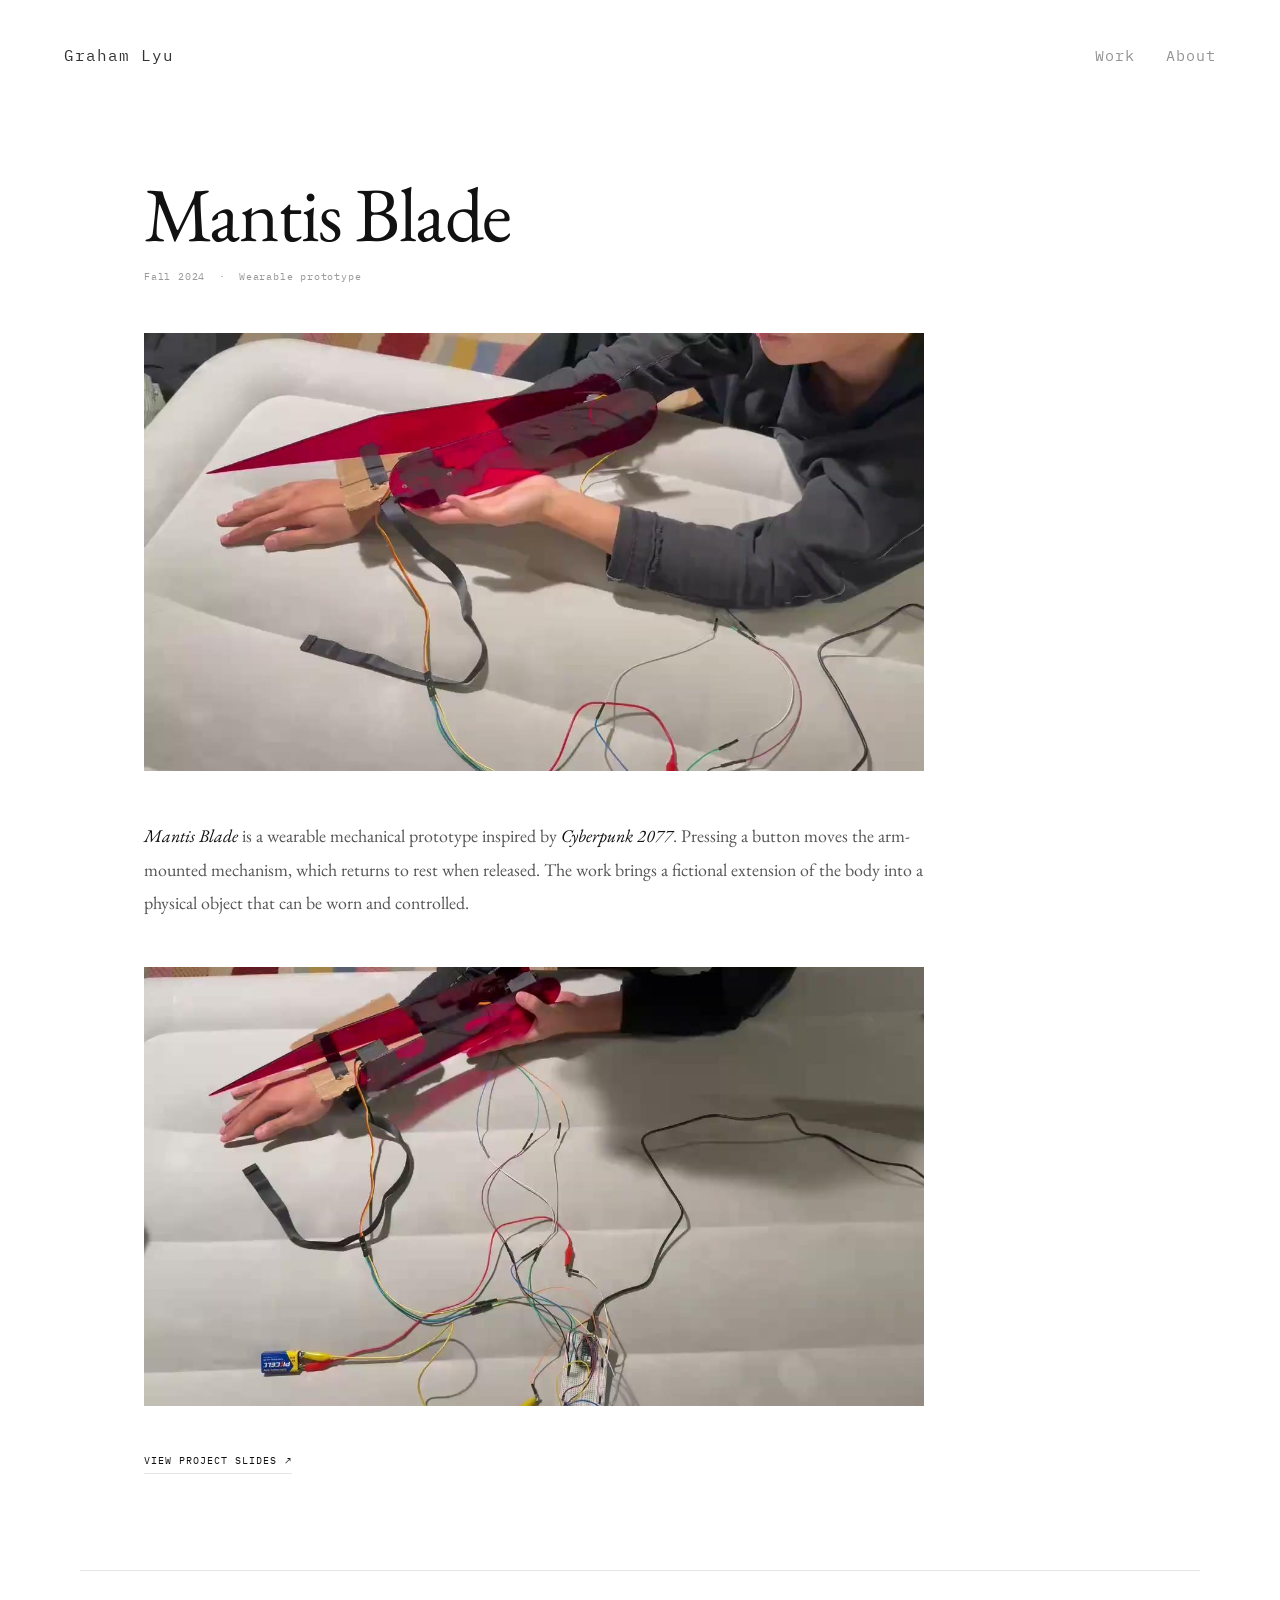
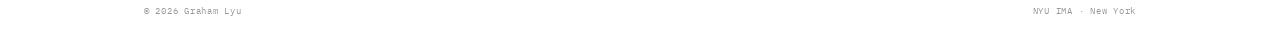
<file: mantis-blade.html>
<!DOCTYPE html>
<html lang="en">
<head>
  <meta charset="UTF-8" />
  <meta name="viewport" content="width=device-width, initial-scale=1.0" />
  <title>Mantis Blade — Graham Lyu</title>
  <link rel="stylesheet" href="assets/css/styles.css" />
  <link rel="preconnect" href="https://fonts.googleapis.com" />
  <link rel="preconnect" href="https://fonts.gstatic.com" crossorigin />
  <link href="https://fonts.googleapis.com/css2?family=EB+Garamond:ital,wght@0,400;0,500;1,400&family=IBM+Plex+Mono:wght@300;400&display=swap" rel="stylesheet" />
</head>
<body>
  <nav id="nav">
    <a href="index.html" class="nav-logo">Graham Lyu</a>
    <ul class="nav-links">
      <li class="nav-item-work">
        <span class="nav-work-trigger">Work</span>
        <ul class="work-dropdown">
          <li><a href="talk-to-her.html" class="dropdown-item"><span class="dropdown-index"></span><span class="dropdown-label">Talk to her</span></a></li>
          <li><a href="condukt.html" class="dropdown-item"><span class="dropdown-index"></span><span class="dropdown-label">Condukt</span></a></li>
          <li><a href="helldiver-guidebook.html" class="dropdown-item"><span class="dropdown-index"></span><span class="dropdown-label">Helldiver Guidebook</span></a></li>
          <li><a href="heart-ecg.html" class="dropdown-item"><span class="dropdown-index"></span><span class="dropdown-label">Heart ECG</span></a></li>
          <li><a href="mantis-blade.html" class="dropdown-item"><span class="dropdown-index"></span><span class="dropdown-label">Mantis Blade</span></a></li>
          <li><a href="hand-pose-music-console.html" class="dropdown-item"><span class="dropdown-index"></span><span class="dropdown-label">Hand Pose Music Console</span></a></li>
          <li><a href="starcitizen-replica.html" class="dropdown-item"><span class="dropdown-index"></span><span class="dropdown-label">Star Citizen Replica</span></a></li>
          <li><a href="flowing-tension.html" class="dropdown-item"><span class="dropdown-index"></span><span class="dropdown-label">Flowing Tension</span></a></li>
          <li><a href="nuke-town.html" class="dropdown-item"><span class="dropdown-index"></span><span class="dropdown-label">Nuke Town</span></a></li>
        </ul>
      </li>
      <li><a href="about.html">About</a></li>
    </ul>
  </nav>

  <main class="page-main">
    <div class="project-editorial">
      <div class="project-header">
        <h1 class="project-page-title">Mantis Blade</h1>
        <p class="project-subtitle">Fall 2024 &nbsp;·&nbsp; Wearable prototype</p>
      </div>

      <figure class="media-block">
        <img src="image/mantis-blade/prototype-worn.jpg" width="1280" height="720" alt="Mantis Blade prototype worn on a forearm, showing the red blade-shaped mechanism and wrist support" fetchpriority="high" />
      </figure>

      <div class="editorial-body">
        <p>
          <em>Mantis Blade</em> is a wearable mechanical prototype inspired by <em>Cyberpunk 2077</em>. Pressing a button moves the arm-mounted mechanism, which returns to rest when released. The work brings a fictional extension of the body into a physical object that can be worn and controlled.
        </p>
      </div>

      <figure class="media-block">
        <img src="image/mantis-blade/prototype-electronics.jpg" width="1280" height="720" alt="Wider view of the wearable prototype connected to its breadboard, wiring and battery during testing" loading="lazy" decoding="async" />
      </figure>

      <a class="project-video-link" href="https://docs.google.com/presentation/d/1eiOMG66z9IJ-3Qanerp8_-NW_FM3E3XuQApt3kENGAU/edit" target="_blank" rel="noopener noreferrer">View project slides <span aria-hidden="true">↗</span></a>
    </div>
  </main>

  <footer>
    <span>© 2026 Graham Lyu</span>
    <span>NYU IMA · New York</span>
  </footer>
  <script src="assets/js/script.js"></script>
</body>
</html>
</file>
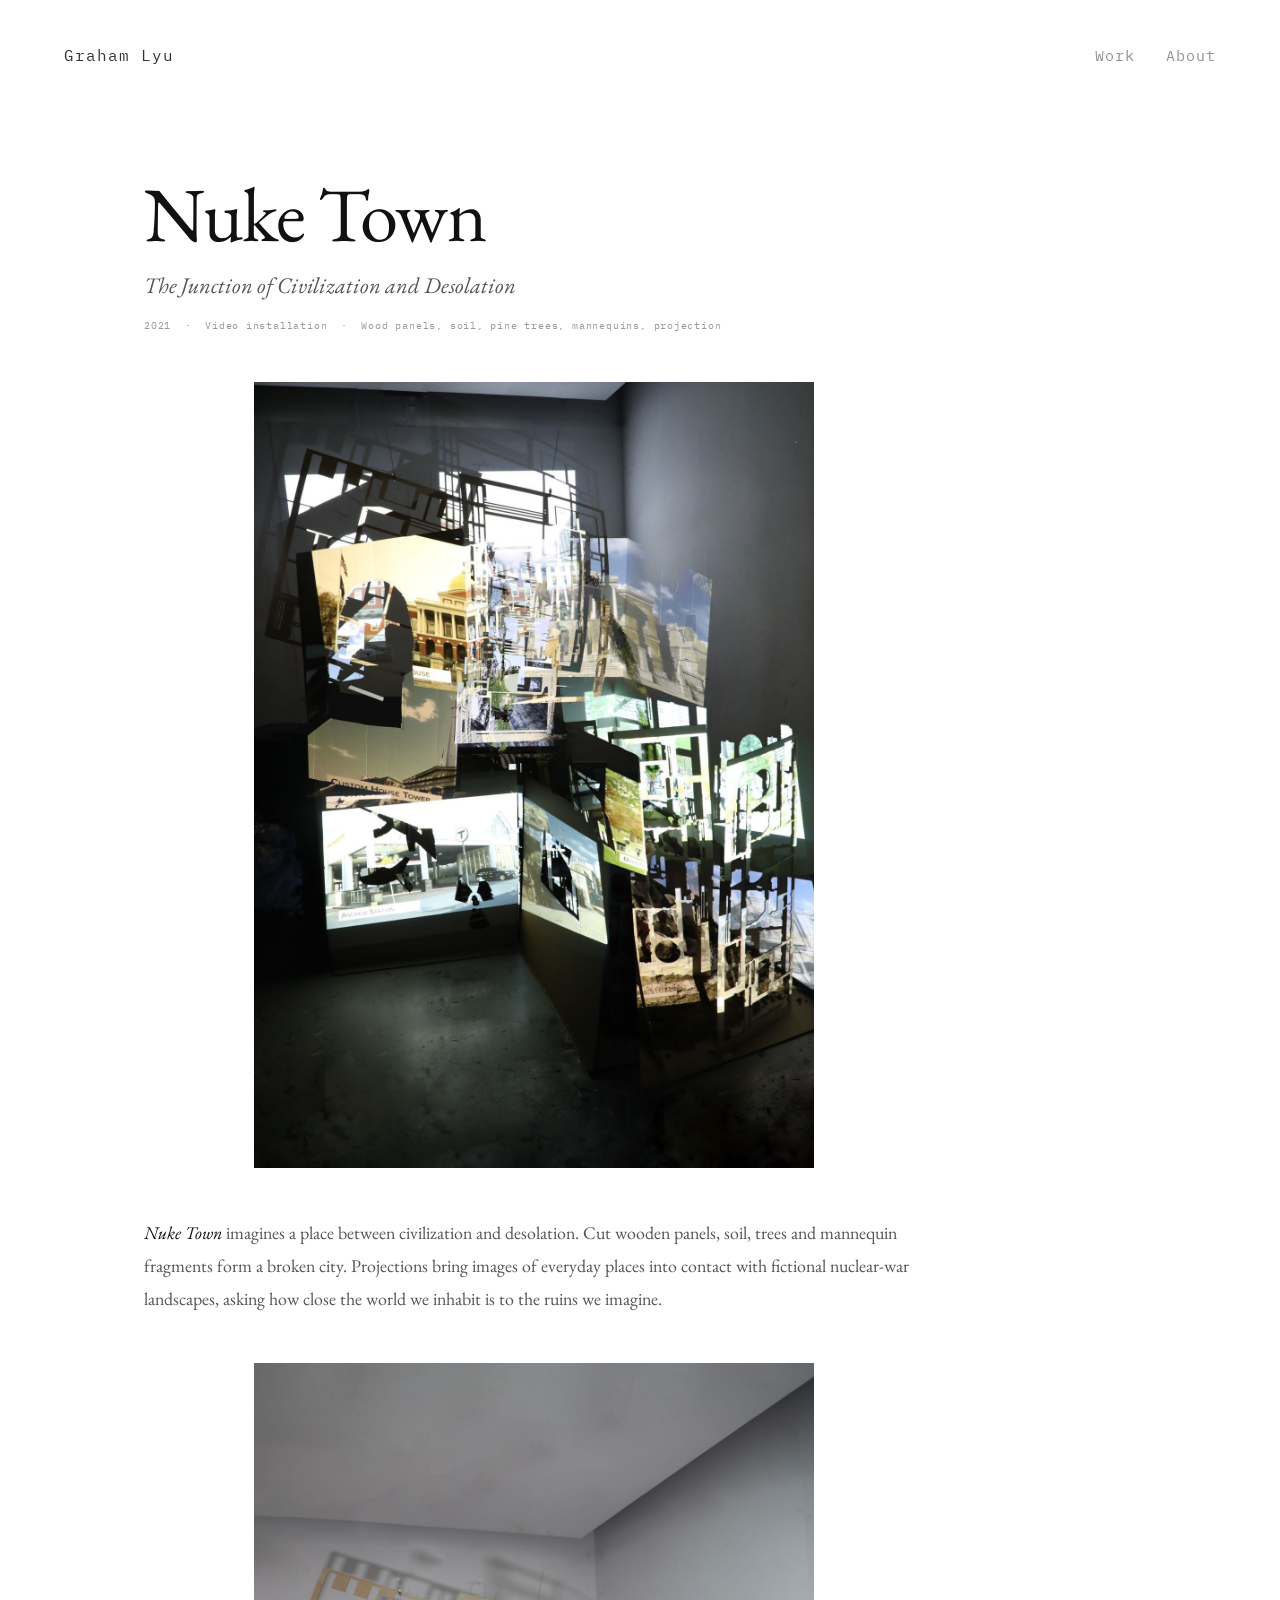
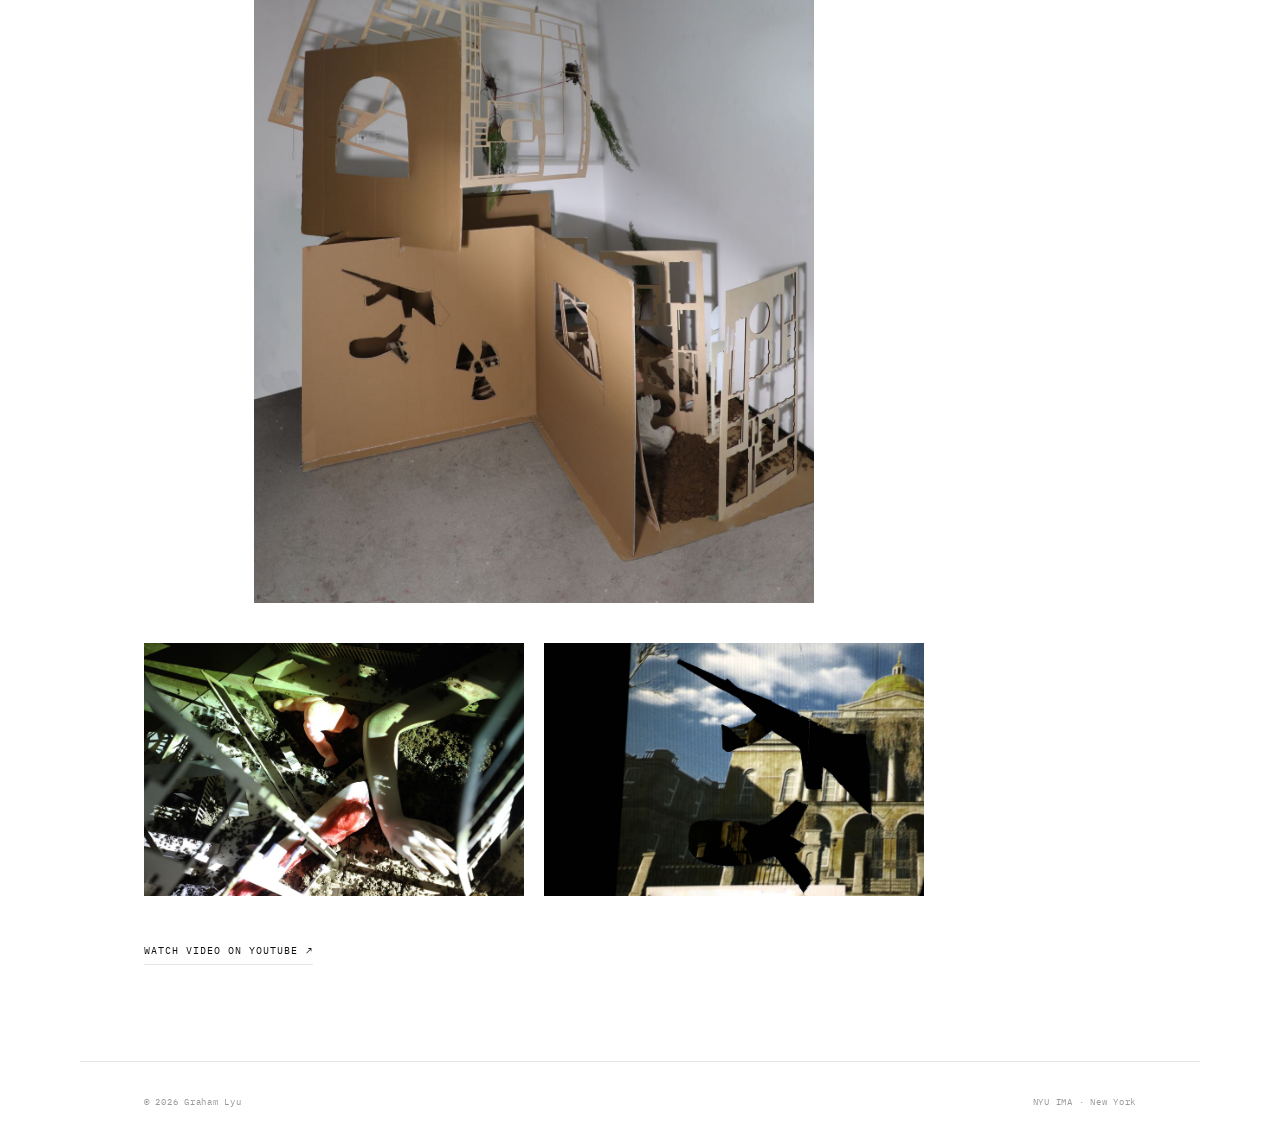
<file: nuke-town.html>
<!DOCTYPE html>
<html lang="en">
<head>
  <meta charset="UTF-8" />
  <meta name="viewport" content="width=device-width, initial-scale=1.0" />
  <title>Nuke Town — Graham Lyu</title>
  <meta name="description" content="Nuke Town (2021), a video installation by Graham Lyu exploring the boundary between civilization and desolation through fragmented structures and projected imagery." />
  <link rel="stylesheet" href="assets/css/styles.css" />
  <link rel="preconnect" href="https://fonts.googleapis.com" />
  <link rel="preconnect" href="https://fonts.gstatic.com" crossorigin />
  <link href="https://fonts.googleapis.com/css2?family=EB+Garamond:ital,wght@0,400;0,500;1,400&family=IBM+Plex+Mono:wght@300;400&display=swap" rel="stylesheet" />
</head>
<body>
  <nav id="nav">
    <a href="index.html" class="nav-logo">Graham Lyu</a>
    <ul class="nav-links">
      <li class="nav-item-work">
        <span class="nav-work-trigger">Work</span>
        <ul class="work-dropdown">
          <li><a href="talk-to-her.html" class="dropdown-item"><span class="dropdown-index"></span><span class="dropdown-label">Talk to her</span></a></li>
          <li><a href="condukt.html" class="dropdown-item"><span class="dropdown-index"></span><span class="dropdown-label">Condukt</span></a></li>
          <li><a href="helldiver-guidebook.html" class="dropdown-item"><span class="dropdown-index"></span><span class="dropdown-label">Helldiver Guidebook</span></a></li>
          <li><a href="heart-ecg.html" class="dropdown-item"><span class="dropdown-index"></span><span class="dropdown-label">Heart ECG</span></a></li>
          <li><a href="mantis-blade.html" class="dropdown-item"><span class="dropdown-index"></span><span class="dropdown-label">Mantis Blade</span></a></li>
          <li><a href="hand-pose-music-console.html" class="dropdown-item"><span class="dropdown-index"></span><span class="dropdown-label">Hand Pose Music Console</span></a></li>
          <li><a href="starcitizen-replica.html" class="dropdown-item"><span class="dropdown-index"></span><span class="dropdown-label">Star Citizen Replica</span></a></li>
          <li><a href="flowing-tension.html" class="dropdown-item"><span class="dropdown-index"></span><span class="dropdown-label">Flowing Tension</span></a></li>
          <li><a href="nuke-town.html" class="dropdown-item"><span class="dropdown-index"></span><span class="dropdown-label">Nuke Town</span></a></li>
        </ul>
      </li>
      <li><a href="about.html">About</a></li>
    </ul>
  </nav>

  <main class="page-main">
    <div class="project-editorial">
      <div class="project-header">
        <h1 class="project-page-title">Nuke Town</h1>
        <p class="project-deck">The Junction of Civilization and Desolation</p>
        <p class="project-subtitle">2021 &nbsp;·&nbsp; Video installation &nbsp;·&nbsp; Wood panels, soil, pine trees, mannequins, projection</p>
      </div>

      <figure class="media-block media-portrait">
        <img src="image/nuke-town/installation.jpg" width="1250" height="1754" alt="City imagery projected across fragmented wooden panels in Nuke Town" fetchpriority="high" />
      </figure>

      <div class="editorial-body">
        <p><em>Nuke Town</em> imagines a place between civilization and desolation. Cut wooden panels, soil, trees and mannequin fragments form a broken city. Projections bring images of everyday places into contact with fictional nuclear-war landscapes, asking how close the world we inhabit is to the ruins we imagine.</p>
      </div>

      <figure class="media-block media-portrait">
        <img src="image/nuke-town/structure.jpg" width="1170" height="1754" alt="The installation without projection, showing suspended wooden cutouts, pine branches and scattered soil" loading="lazy" decoding="async" />
      </figure>

      <div class="media-block media-pair">
        <img src="image/nuke-town/fragments.jpg" width="1754" height="1170" alt="Projected light falling on mannequin fragments, soil and wooden architectural pieces" loading="lazy" decoding="async" />
        <img src="image/nuke-town/projection-detail.jpg" width="1754" height="1170" alt="Gun-shaped openings interrupting the projection of a city building" loading="lazy" decoding="async" />
      </div>

      <a class="project-video-link" href="https://youtu.be/ym-3oCHC0Q4" target="_blank" rel="noopener noreferrer">Watch video on YouTube <span aria-hidden="true">↗</span></a>
    </div>
  </main>

  <footer>
    <span>© 2026 Graham Lyu</span>
    <span>NYU IMA · New York</span>
  </footer>
  <script src="assets/js/script.js"></script>
</body>
</html>
</file>
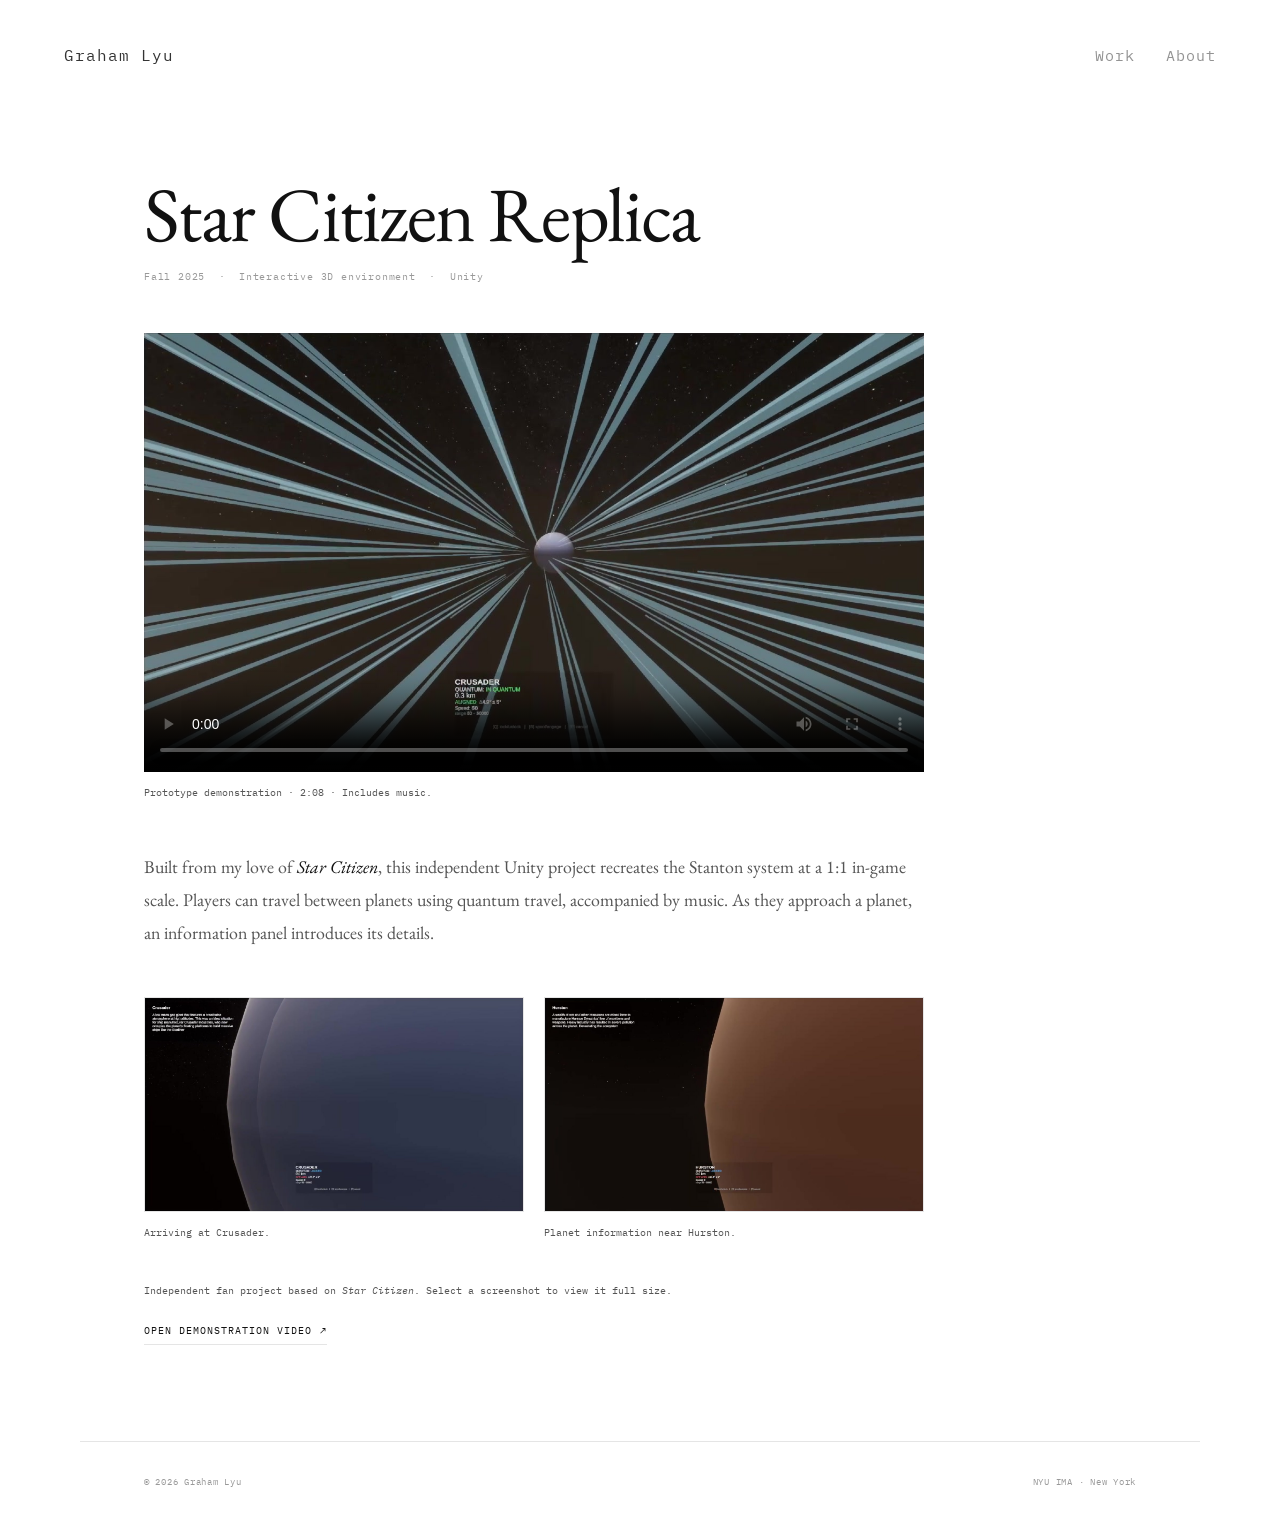
<file: starcitizen-replica.html>
<!DOCTYPE html>
<html lang="en">
<head>
  <meta charset="UTF-8" />
  <meta name="viewport" content="width=device-width, initial-scale=1.0" />
  <title>Star Citizen Replica — Graham Lyu</title>
  <meta name="description" content="A personal Unity recreation of Star Citizen’s Stanton system at a 1:1 in-game scale, with quantum travel, music, and planet information. Fall 2025." />
  <link rel="stylesheet" href="assets/css/styles.css" />
  <link rel="preconnect" href="https://fonts.googleapis.com" />
  <link rel="preconnect" href="https://fonts.gstatic.com" crossorigin />
  <link href="https://fonts.googleapis.com/css2?family=EB+Garamond:ital,wght@0,400;0,500;1,400&family=IBM+Plex+Mono:wght@300;400&display=swap" rel="stylesheet" />
</head>
<body>
  <nav id="nav">
    <a href="index.html" class="nav-logo">Graham Lyu</a>
    <ul class="nav-links">
      <li class="nav-item-work">
        <span class="nav-work-trigger">Work</span>
        <ul class="work-dropdown">
          <li><a href="talk-to-her.html" class="dropdown-item"><span class="dropdown-index"></span><span class="dropdown-label">Talk to her</span></a></li>
          <li><a href="condukt.html" class="dropdown-item"><span class="dropdown-index"></span><span class="dropdown-label">Condukt</span></a></li>
          <li><a href="helldiver-guidebook.html" class="dropdown-item"><span class="dropdown-index"></span><span class="dropdown-label">Helldiver Guidebook</span></a></li>
          <li><a href="heart-ecg.html" class="dropdown-item"><span class="dropdown-index"></span><span class="dropdown-label">Heart ECG</span></a></li>
          <li><a href="mantis-blade.html" class="dropdown-item"><span class="dropdown-index"></span><span class="dropdown-label">Mantis Blade</span></a></li>
          <li><a href="hand-pose-music-console.html" class="dropdown-item"><span class="dropdown-index"></span><span class="dropdown-label">Hand Pose Music Console</span></a></li>
          <li><a href="starcitizen-replica.html" class="dropdown-item"><span class="dropdown-index"></span><span class="dropdown-label">Star Citizen Replica</span></a></li>
          <li><a href="flowing-tension.html" class="dropdown-item"><span class="dropdown-index"></span><span class="dropdown-label">Flowing Tension</span></a></li>
          <li><a href="nuke-town.html" class="dropdown-item"><span class="dropdown-index"></span><span class="dropdown-label">Nuke Town</span></a></li>
        </ul>
      </li>
      <li><a href="about.html">About</a></li>
    </ul>
  </nav>

  <main class="page-main">
    <div class="project-editorial starcitizen-project">
      <div class="project-header">
        <h1 class="project-page-title">Star Citizen Replica</h1>
        <p class="project-subtitle">Fall 2025 &nbsp;·&nbsp; Interactive 3D environment &nbsp;·&nbsp; Unity</p>
      </div>

      <figure class="media-block">
        <video class="project-demo" controls playsinline preload="metadata" width="1456" height="820" poster="image/starcitizen-replica/quantum-travel.jpg" aria-label="Star Citizen Replica — Unity prototype demonstration" aria-describedby="demo-caption">
          <source src="image/starcitizen-replica/stanton-demo.mp4" type="video/mp4" />
          <a href="image/starcitizen-replica/stanton-demo.mp4">Open the demonstration video.</a>
        </video>
        <figcaption id="demo-caption" class="media-caption">Prototype demonstration · 2:08 · Includes music.</figcaption>
      </figure>

      <div class="editorial-body">
        <p>
          Built from my love of <em>Star Citizen</em>, this independent Unity project recreates the Stanton system at a 1:1 in-game scale. Players can travel between planets using quantum travel, accompanied by music. As they approach a planet, an information panel introduces its details.
        </p>
      </div>

      <div class="media-pair">
        <figure class="media-block">
          <a class="image-link" href="image/starcitizen-replica/crusader.jpg" target="_blank" rel="noopener noreferrer" aria-label="View the Crusader screenshot at full size (opens in a new tab)">
            <img src="image/starcitizen-replica/crusader.jpg" width="1456" height="820" alt="Approaching the blue planet Crusader, with its description at the upper left and the quantum travel status below" loading="lazy" decoding="async" />
          </a>
          <figcaption class="media-caption">Arriving at Crusader.</figcaption>
        </figure>
        <figure class="media-block">
          <a class="image-link" href="image/starcitizen-replica/hurston.jpg" target="_blank" rel="noopener noreferrer" aria-label="View the Hurston screenshot at full size (opens in a new tab)">
            <img src="image/starcitizen-replica/hurston.jpg" width="1456" height="820" alt="The orange surface of Hurston beside an information panel describing the planet" loading="lazy" decoding="async" />
          </a>
          <figcaption class="media-caption">Planet information near Hurston.</figcaption>
        </figure>
      </div>

      <p class="media-caption">Independent fan project based on <em>Star Citizen</em>. Select a screenshot to view it full size.</p>
      <a class="project-video-link" href="image/starcitizen-replica/stanton-demo.mp4" target="_blank" rel="noopener noreferrer">Open demonstration video <span aria-hidden="true">↗</span></a>
    </div>
  </main>

  <footer>
    <span>© 2026 Graham Lyu</span>
    <span>NYU IMA · New York</span>
  </footer>
  <script src="assets/js/script.js"></script>
</body>
</html>
</file>
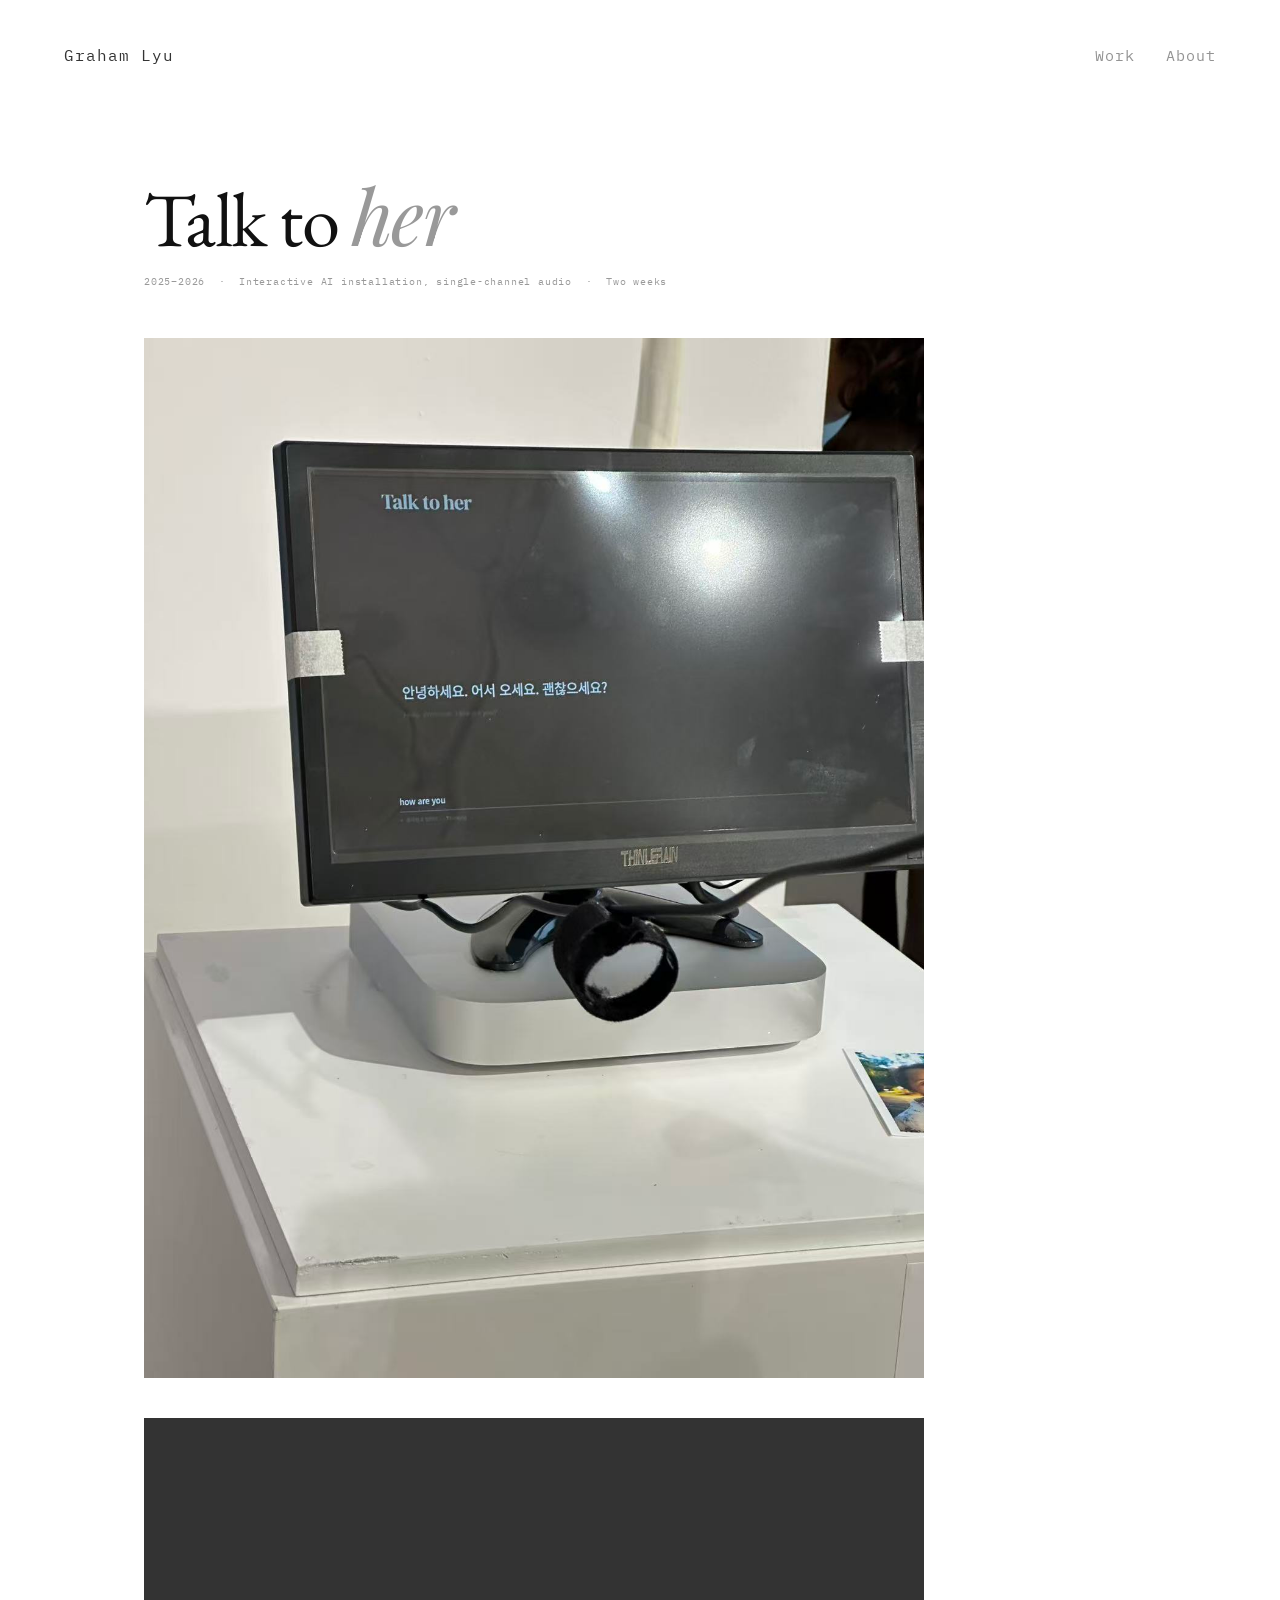
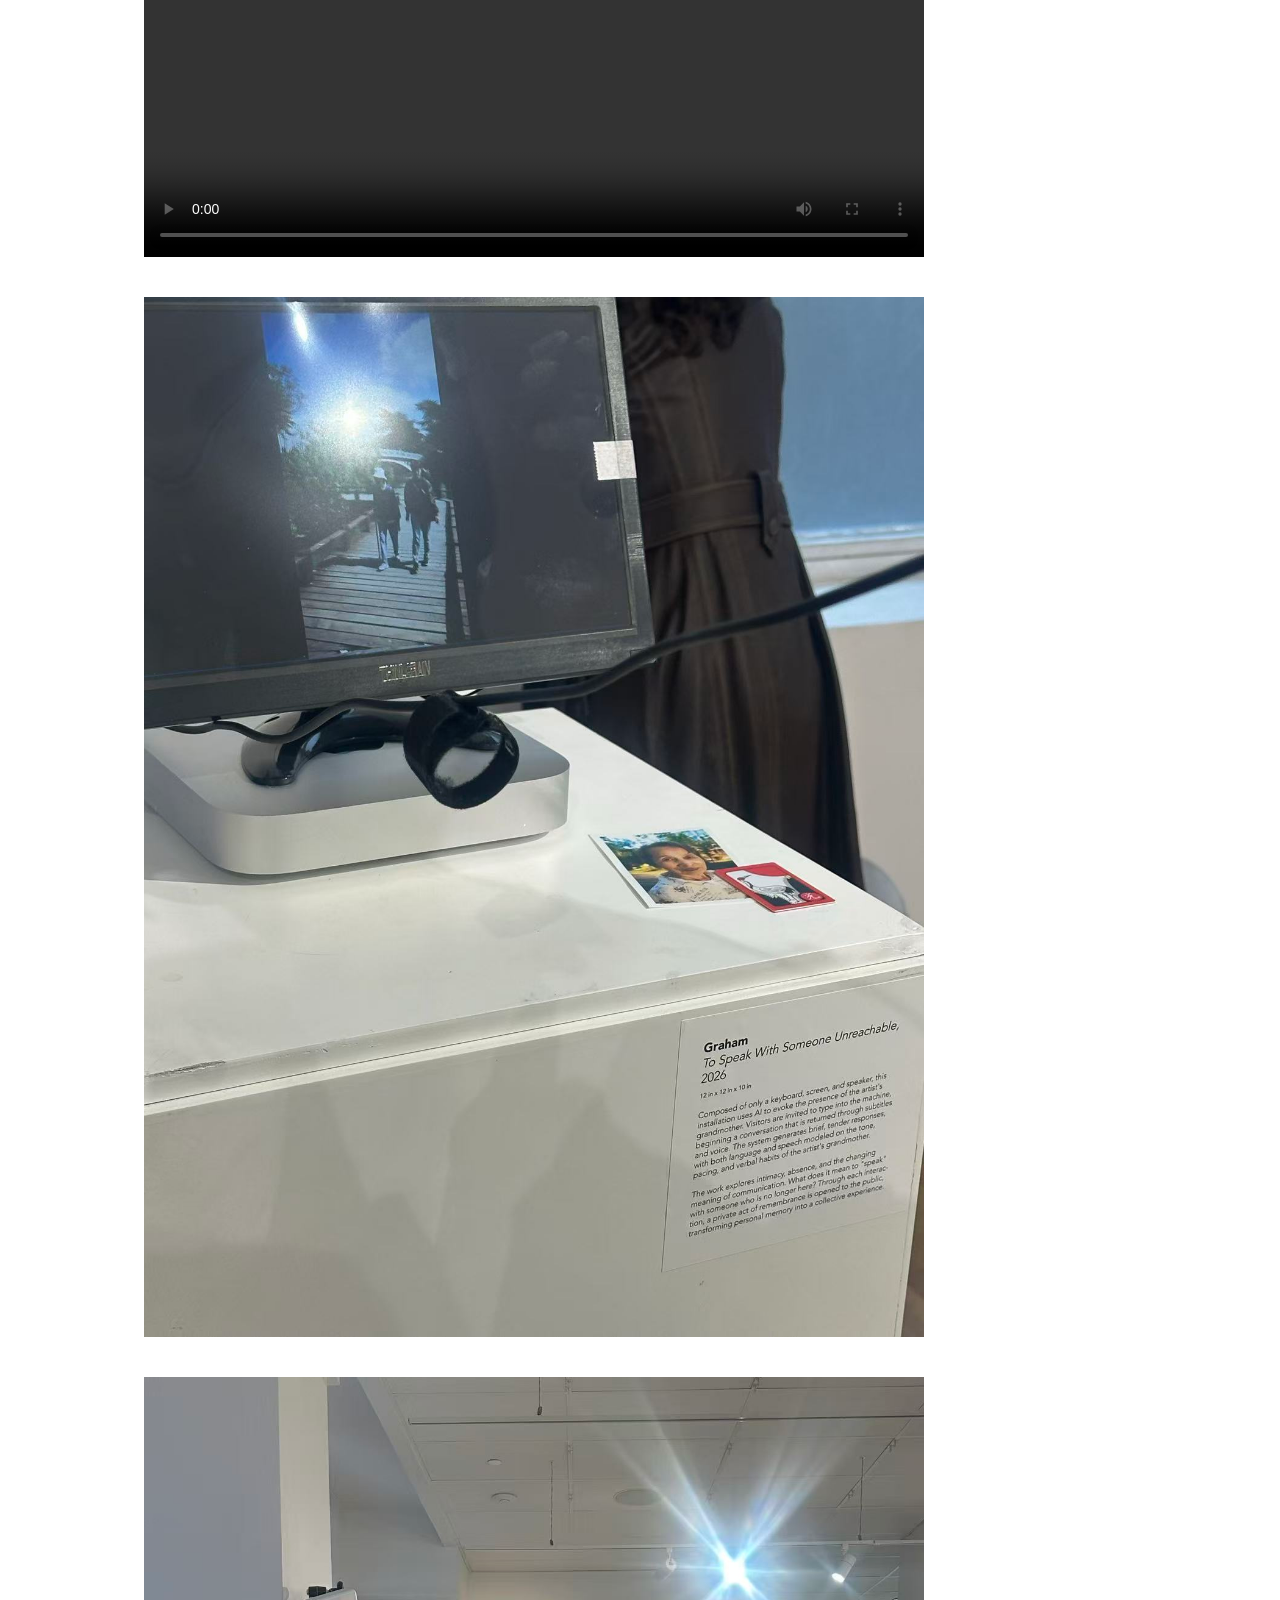
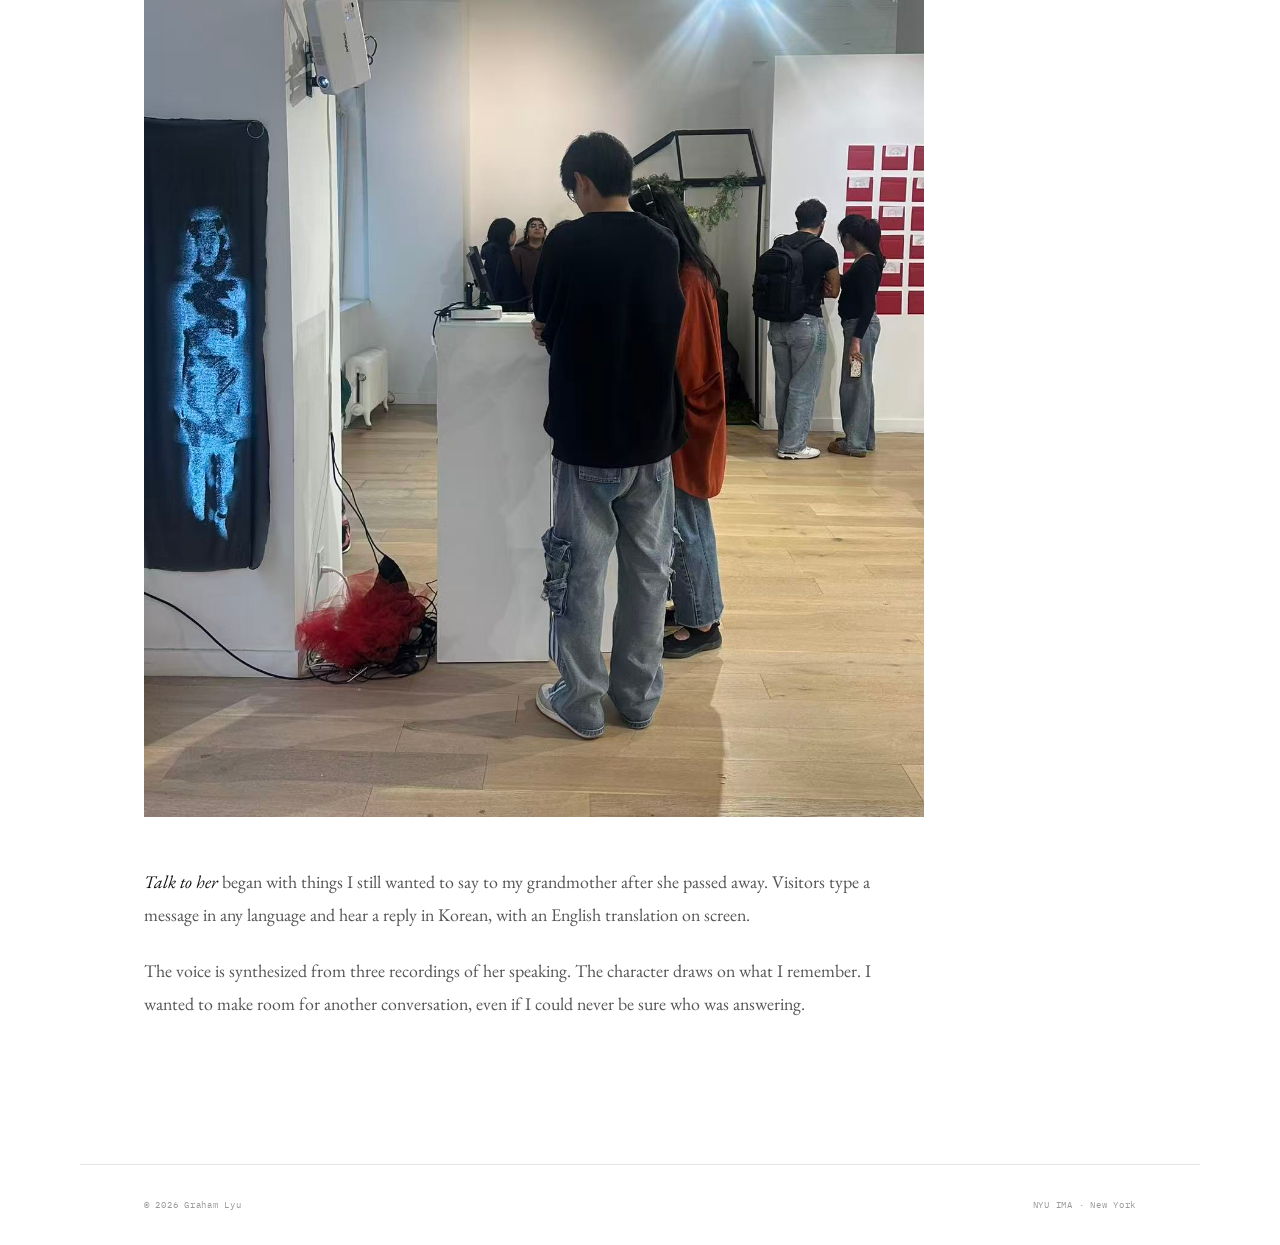
<file: talk-to-her.html>
<!DOCTYPE html>
<html lang="en">
<head>
  <meta charset="UTF-8" />
  <meta name="viewport" content="width=device-width, initial-scale=1.0" />
  <title>Talk to her — Graham Lyu</title>
  <link rel="stylesheet" href="assets/css/styles.css" />
  <link rel="preconnect" href="https://fonts.googleapis.com" />
  <link rel="preconnect" href="https://fonts.gstatic.com" crossorigin />
  <link href="https://fonts.googleapis.com/css2?family=EB+Garamond:ital,wght@0,400;0,500;1,400&family=IBM+Plex+Mono:wght@300;400&family=Playfair+Display:ital@1&display=swap" rel="stylesheet" />
</head>
<body>

  <nav id="nav">
    <a href="index.html" class="nav-logo">Graham Lyu</a>
    <ul class="nav-links">
      <li class="nav-item-work">
        <span class="nav-work-trigger">Work</span>
        <ul class="work-dropdown">
          <li><a href="talk-to-her.html" class="dropdown-item"><span class="dropdown-index"></span><span class="dropdown-label">Talk to her</span></a></li>
          <li><a href="condukt.html" class="dropdown-item"><span class="dropdown-index"></span><span class="dropdown-label">Condukt</span></a></li>
          <li><a href="helldiver-guidebook.html" class="dropdown-item"><span class="dropdown-index"></span><span class="dropdown-label">Helldiver Guidebook</span></a></li>
          <li><a href="heart-ecg.html" class="dropdown-item"><span class="dropdown-index"></span><span class="dropdown-label">Heart ECG</span></a></li>
          <li><a href="mantis-blade.html" class="dropdown-item"><span class="dropdown-index"></span><span class="dropdown-label">Mantis Blade</span></a></li>
          <li><a href="hand-pose-music-console.html" class="dropdown-item"><span class="dropdown-index"></span><span class="dropdown-label">Hand Pose Music Console</span></a></li>
          <li><a href="starcitizen-replica.html" class="dropdown-item"><span class="dropdown-index"></span><span class="dropdown-label">Star Citizen Replica</span></a></li>
          <li><a href="flowing-tension.html" class="dropdown-item"><span class="dropdown-index"></span><span class="dropdown-label">Flowing Tension</span></a></li>
          <li><a href="nuke-town.html" class="dropdown-item"><span class="dropdown-index"></span><span class="dropdown-label">Nuke Town</span></a></li>
        </ul>
      </li>
      <li><a href="about.html">About</a></li>
    </ul>
  </nav>

  <main class="page-main">
    <div class="project-editorial">

      <div class="project-header">
        <h1 class="project-page-title"><span class="title-talk-to">Talk to </span><span class="title-her">her</span></h1>
        <p class="project-subtitle">2025–2026 &nbsp;·&nbsp; Interactive AI installation, single-channel audio &nbsp;·&nbsp; Two weeks</p>
      </div>

      <div class="media-block">
        <img src="image/talktoherimg1.jpg" alt="Talk to her — installation view" />
      </div>

      <div class="media-block">
        <video src="image/talktohervideo.mov" controls playsinline></video>
      </div>

      <div class="media-block">
        <img src="image/talktoherimg2.jpg" alt="Talk to her — detail" />
      </div>

      <div class="media-block">
        <img src="image/talktoherimg3.jpg" alt="Talk to her — documentation" />
      </div>

      <div class="editorial-body">
        <p>
          <em>Talk to her</em> began with things I still wanted to say to my grandmother after she passed away. Visitors type a message in any language and hear a reply in Korean, with an English translation on screen.
        </p>
        <p>
          The voice is synthesized from three recordings of her speaking. The character draws on what I remember. I wanted to make room for another conversation, even if I could never be sure who was answering.
        </p>
      </div>

    </div>
  </main>

  <footer>
    <span>© 2026 Graham Lyu</span>
    <span>NYU IMA · New York</span>
  </footer>

  <script src="assets/js/script.js"></script>
</body>
</html>
</file>
<file: assets/css/styles.css>
/* ===========================
   RESET & BASE
=========================== */
*, *::before, *::after {
  box-sizing: border-box;
  margin: 0;
  padding: 0;
}

:root {
  --bg: #fff;
  --text: #111;
  --text-muted: #999;
  --text-dim: #555;
  --border: rgba(0, 0, 0, 0.1);
  --border-hover: rgba(0, 0, 0, 0.25);
  --font-serif: 'EB Garamond', Georgia, serif;
  --font-mono: 'IBM Plex Mono', 'Courier New', monospace;
  --max-w: 1120px;
  --padding: clamp(1.5rem, 5vw, 4rem);
  --nav-h: 7rem;
}

html { scroll-behavior: smooth; }

body {
  background: var(--bg);
  color: var(--text);
  font-family: var(--font-serif);
  font-size: clamp(15px, 1.05vw, 17px);
  line-height: 1.7;
  overflow-x: hidden;
}

::selection {
  background: var(--text);
  color: var(--bg);
}

::-webkit-scrollbar { width: 1px; }
::-webkit-scrollbar-track { background: var(--bg); }
::-webkit-scrollbar-thumb { background: var(--border-hover); }

/* ===========================
   NAVIGATION
=========================== */
#nav {
  position: fixed;
  top: 0;
  left: 0;
  right: 0;
  z-index: 100;
  height: var(--nav-h);
  display: flex;
  align-items: center;
  justify-content: space-between;
  padding: 0 var(--padding);
  background: var(--bg);
  transform: translateY(0);
  opacity: 1;
}

#nav.nav-hidden {
  transform: translateY(-100%);
  opacity: 0;
}

.nav-logo {
  font-family: var(--font-mono);
  font-size: 1rem;
  letter-spacing: 0.06em;
  color: var(--text);
  text-decoration: none;
  opacity: 0.85;
  transition: opacity 0.2s;
}

.nav-logo:hover { opacity: 1; }

.nav-links {
  list-style: none;
  display: flex;
  align-items: center;
  gap: 2rem;
}

.nav-links > li > a {
  font-family: var(--font-mono);
  font-size: 0.95rem;
  letter-spacing: 0.06em;
  color: var(--text);
  text-decoration: none;
  opacity: 0.45;
  transition: opacity 0.2s;
}

.nav-links > li > a:hover,
.nav-links > li > a[aria-current="page"] { opacity: 1; }

.nav-work-trigger {
  font-family: var(--font-mono);
  font-size: 0.95rem;
  letter-spacing: 0.06em;
  color: var(--text);
  opacity: 0.45;
  cursor: pointer;
  user-select: none;
  transition: opacity 0.2s;
}

.nav-item-work.dropdown-open .nav-work-trigger { opacity: 1; }
.nav-work-trigger:hover { opacity: 0.8; }

/* ===========================
   WORK DROPDOWN
=========================== */
.nav-item-work {
  position: relative;
}

.work-dropdown {
  list-style: none;
  position: absolute;
  top: calc(100% + 0.4rem);
  right: 0;
  min-width: max-content;
  background: transparent;

  opacity: 0;
  pointer-events: none;
  transform: translateY(-4px);
  transition: opacity 0.2s ease, transform 0.2s ease;
}

.nav-item-work.dropdown-open .work-dropdown {
  opacity: 1;
  pointer-events: all;
  transform: translateY(0);
}

.dropdown-item {
  display: block;
  padding: 0.3rem 0;
  text-decoration: none;
  color: var(--text);
  text-align: right;
}

.dropdown-index { display: none; }

.dropdown-label {
  font-family: var(--font-mono);
  font-size: 0.95rem;
  letter-spacing: 0.06em;
  position: relative;
  opacity: 0.45;
  transition: opacity 0.2s;
}

/* line expands from center outward, vertically centered */
.dropdown-label::before,
.dropdown-label::after {
  content: '';
  position: absolute;
  top: 50%;
  transform: translateY(-50%);
  height: 1px;
  width: 0;
  background: currentColor;
  transition: width 0.3s cubic-bezier(0.4, 0, 0.2, 1);
}

.dropdown-label::before { right: 50%; }
.dropdown-label::after  { left:  50%; }

.dropdown-item:hover .dropdown-label,
.dropdown-item.active .dropdown-label { opacity: 1; }

.dropdown-item:hover .dropdown-label::before,
.dropdown-item:hover .dropdown-label::after,
.dropdown-item.active .dropdown-label::before,
.dropdown-item.active .dropdown-label::after { width: 50%; }

/* ===========================
   HOME PAGE
=========================== */
.home-main {
  max-width: var(--max-w);
  margin: 0 auto;
  padding: calc(var(--nav-h) + 3.5rem) var(--padding) 5rem;
  display: flex;
  flex-direction: column;
  gap: 2rem;
}

.home-label {
  font-family: var(--font-mono);
  font-size: 0.65rem;
  letter-spacing: 0.14em;
  text-transform: uppercase;
  color: var(--text-muted);
}

.home-image {
  width: 100%;
  margin: 1rem 0;
}

.home-image img {
  width: 100%;
  height: auto;
  display: block;
}

.image-placeholder {
  width: 100%;
  aspect-ratio: 16 / 9;
  background: #f0f0f0;
  display: flex;
  align-items: center;
  justify-content: center;
}

.image-placeholder span {
  font-family: var(--font-mono);
  font-size: 0.62rem;
  letter-spacing: 0.12em;
  text-transform: uppercase;
  color: #bbb;
}

.home-tagline {
  font-size: clamp(1.1rem, 2.2vw, 1.5rem);
  font-weight: 400;
  line-height: 1.55;
  color: var(--text);
  max-width: 44ch;
}

/* ===========================
   SHARED PAGE LAYOUT
=========================== */
.page-main {
  max-width: var(--max-w);
  margin: 0 auto;
  padding: calc(var(--nav-h) + 4rem) var(--padding) 6rem;
}

.back-link {
  display: inline-flex;
  align-items: center;
  gap: 0.5rem;
  font-family: var(--font-mono);
  font-size: 0.62rem;
  letter-spacing: 0.1em;
  text-transform: uppercase;
  color: var(--text-muted);
  text-decoration: none;
  margin-bottom: 4rem;
  transition: color 0.2s, gap 0.2s;
}

.back-link:hover {
  color: var(--text);
  gap: 0.7rem;
}

/* ===========================
   PROJECT DETAIL PAGE
=========================== */
.project-header {
  margin-bottom: 3rem;
}

.project-meta-row {
  display: flex;
  align-items: center;
  gap: 1.5rem;
  margin-bottom: 1rem;
}

.project-year {
  font-family: var(--font-mono);
  font-size: 0.62rem;
  color: var(--text-muted);
  letter-spacing: 0.08em;
}

.project-tags {
  display: flex;
  gap: 0.4rem;
  flex-wrap: wrap;
}

.tag {
  font-family: var(--font-mono);
  font-size: 0.55rem;
  letter-spacing: 0.06em;
  text-transform: uppercase;
  color: var(--text-muted);
  border: 1px solid var(--border);
  padding: 0.15rem 0.5rem;
}

.project-page-title {
  font-size: clamp(2.5rem, 6vw, 5rem);
  font-weight: 400;
  letter-spacing: -0.02em;
  line-height: 1.0;
}

.project-page-title em {
  font-style: italic;
  color: var(--text-dim);
}

.title-mono {
  font-family: var(--font-mono);
  font-size: 0.72em;
  letter-spacing: -0.01em;
  color: var(--text-dim);
  vertical-align: baseline;
}

.title-talk-to {
  color: var(--text);
}

.title-her {
  font-family: 'Playfair Display', Georgia, serif;
  font-style: italic;
  font-weight: 400;
  color: var(--text-muted);
}

.project-image {
  width: 100%;
  aspect-ratio: 16 / 9;
  margin-bottom: 3rem;
}

.project-image .image-placeholder { background: #f4f4f4; }

.project-body {
  display: grid;
  grid-template-columns: 1.6fr 1fr;
  gap: clamp(3rem, 6vw, 7rem);
  align-items: start;
}

.project-body-text p {
  color: var(--text-dim);
  line-height: 1.85;
  font-size: 0.97rem;
  margin-bottom: 1.2rem;
}

.project-body-text p:last-child { margin-bottom: 0; }

.project-quote-block {
  font-style: italic;
  font-size: 1.05rem;
  color: var(--text-dim);
  line-height: 1.6;
  border-left: 1px solid var(--border);
  padding-left: 1.2rem;
  margin: 1.8rem 0;
}

.project-side {
  display: flex;
  flex-direction: column;
  gap: 2.5rem;
  border-left: 1px solid var(--border);
  padding-left: 2rem;
}

.side-group label {
  display: block;
  font-family: var(--font-mono);
  font-size: 0.58rem;
  letter-spacing: 0.14em;
  text-transform: uppercase;
  color: var(--text-muted);
  margin-bottom: 0.5rem;
}

.side-group p {
  font-size: 0.9rem;
  color: var(--text-dim);
  line-height: 1.5;
}

.notion-link,
.project-video-link {
  display: inline-flex;
  align-items: center;
  gap: 0.5rem;
  font-family: var(--font-mono);
  font-size: 0.62rem;
  letter-spacing: 0.1em;
  text-transform: uppercase;
  color: var(--text);
  text-decoration: none;
  border-bottom: 1px solid var(--border);
  padding-bottom: 0.25rem;
  transition: border-color 0.2s, gap 0.2s;
}

.notion-link:hover,
.project-video-link:hover {
  border-color: var(--text);
  gap: 0.7rem;
}

/* ===========================
   ABOUT PAGE
=========================== */
.about-page-title {
  font-size: clamp(2rem, 5vw, 4rem);
  font-weight: 400;
  letter-spacing: -0.02em;
  margin-bottom: 3rem;
  line-height: 1.1;
}

.about-grid {
  display: grid;
  grid-template-columns: minmax(0, 1.65fr) minmax(0, 1fr);
  gap: clamp(3rem, 7vw, 8rem);
  align-items: start;
}

.about-text p {
  color: var(--text-dim);
  margin-bottom: 1.5rem;
  line-height: 1.75;
  font-size: 1.1rem;
}

.about-text .about-lead {
  font-size: clamp(1.25rem, 2vw, 1.4rem);
  font-weight: 400;
  line-height: 1.55;
  color: var(--text);
  margin-bottom: 1.75rem;
  letter-spacing: -0.01em;
}

.about-text p:last-child { margin-bottom: 0; }

.about-project-link {
  color: inherit;
  text-decoration-color: var(--border-hover);
  text-decoration-thickness: 1px;
  text-underline-offset: 0.18em;
}

.about-project-link:hover { color: var(--text); }

.about-details {
  display: flex;
  flex-direction: column;
  gap: 2rem;
}

.about-details .detail-group h2 {
  font-family: var(--font-mono);
  font-size: 0.65rem;
  font-weight: 400;
  letter-spacing: 0.14em;
  text-transform: uppercase;
  color: var(--text-dim);
  margin-bottom: 0.6rem;
}

.detail-group p {
  font-size: 0.95rem;
  line-height: 1.6;
  color: var(--text-dim);
}

/* Contact stays with the personal details instead of below the biography. */
.about-details .contact-section {
  border-top: 1px solid var(--border);
  padding-top: 1.5rem;
}

.contact-email {
  display: block;
  font-family: var(--font-serif);
  font-size: 1.05rem;
  color: var(--text);
  text-decoration: none;
  border-bottom: 1px solid var(--border);
  padding-bottom: 0.3rem;
  width: fit-content;
  max-width: 100%;
  overflow-wrap: anywhere;
  transition: opacity 0.2s;
}

.contact-email:hover { opacity: 0.5; }

.about-project-link:focus-visible,
.contact-email:focus-visible {
  outline: 2px solid var(--text);
  outline-offset: 4px;
}

.contact-links {
  display: flex;
  align-items: center;
  gap: 1.5rem;
  font-family: var(--font-mono);
  font-size: 0.62rem;
  letter-spacing: 0.1em;
  text-transform: uppercase;
}

.contact-links a {
  color: var(--text-muted);
  text-decoration: none;
  transition: color 0.2s;
}

.contact-links a:hover { color: var(--text); }

.contact-links .divider { color: var(--border-hover); }

/* ===========================
   EDITORIAL PROJECT LAYOUT
=========================== */
.project-editorial {
  max-width: 780px;
}

.project-editorial .project-header {
  margin-bottom: 3rem;
}

.project-subtitle {
  font-family: var(--font-mono);
  font-size: 0.62rem;
  letter-spacing: 0.08em;
  color: var(--text-muted);
  margin-top: 1rem;
  line-height: 1.6;
}

.project-deck {
  margin-top: 1rem;
  font-size: clamp(1.05rem, 2vw, 1.4rem);
  font-style: italic;
  line-height: 1.5;
  color: var(--text-dim);
}

.media-block {
  width: 100%;
  margin: 2.5rem 0;
}

.media-block .image-placeholder {
  aspect-ratio: 16 / 9;
}

.media-block img {
  width: 100%;
  height: auto;
  display: block;
}

.image-link {
  display: block;
  border: 1px solid var(--border);
  cursor: zoom-in;
}

.image-link:focus-visible {
  outline: 2px solid var(--text);
  outline-offset: 5px;
}

.media-caption {
  font-family: var(--font-mono);
  font-size: 0.65rem;
  line-height: 1.7;
  color: var(--text-dim);
}

.media-portrait {
  max-width: 560px;
  margin-left: auto;
  margin-right: auto;
}

.media-pair {
  display: grid;
  grid-template-columns: repeat(2, minmax(0, 1fr));
  align-items: start;
  gap: 1.25rem;
}

.project-video-link:focus-visible {
  outline: 2px solid var(--text);
  outline-offset: 5px;
}

.video-placeholder {
  width: 100%;
  aspect-ratio: 16 / 9;
  background: #f0f0f0;
  display: flex;
  align-items: center;
  justify-content: center;
  gap: 0.6rem;
}

.video-placeholder svg {
  opacity: 0.3;
}

.video-placeholder span {
  font-family: var(--font-mono);
  font-size: 0.62rem;
  letter-spacing: 0.12em;
  text-transform: uppercase;
  color: #bbb;
}

.media-block video,
.media-block iframe {
  width: 100%;
  aspect-ratio: 16 / 9;
  display: block;
  border: none;
}

.media-block video.project-demo {
  height: auto;
  aspect-ratio: 1456 / 820;
  background: #000;
}

.starcitizen-project .media-block figcaption {
  margin-top: 0.75rem;
}

.starcitizen-project .media-pair {
  margin: 2.5rem 0;
  row-gap: 2rem;
}

.starcitizen-project .media-pair .media-block {
  margin: 0;
}

.starcitizen-project > .project-video-link {
  margin-top: 1.5rem;
}

.editorial-body {
  margin: 3rem 0;
}

.editorial-body p {
  font-size: clamp(1rem, 1.6vw, 1.12rem);
  line-height: 1.85;
  color: var(--text-dim);
  margin-bottom: 1.4rem;
}

.editorial-body p:last-child { margin-bottom: 0; }

.editorial-body em { font-style: italic; color: var(--text); }

.technical-note {
  margin-top: 3.5rem;
  border-top: 1px solid var(--border);
  padding-top: 1.5rem;
}

.technical-note summary {
  font-family: var(--font-mono);
  font-size: 0.65rem;
  letter-spacing: 0.12em;
  text-transform: uppercase;
  color: var(--text-muted);
  cursor: pointer;
  list-style: none;
  display: flex;
  align-items: center;
  gap: 0.6rem;
  user-select: none;
  transition: color 0.2s;
}

.technical-note summary::-webkit-details-marker { display: none; }

.technical-note summary::after {
  content: '+';
  font-size: 0.8rem;
  transition: transform 0.2s;
}

.technical-note[open] summary::after {
  transform: rotate(45deg);
}

.technical-note summary:hover { color: var(--text); }

.technical-note p {
  font-size: 0.88rem;
  line-height: 1.8;
  color: var(--text-muted);
  margin-top: 1.2rem;
  max-width: 60ch;
}

/* editorial section heading */
.editorial-heading {
  font-family: var(--font-mono);
  font-size: 0.68rem;
  letter-spacing: 0.14em;
  text-transform: uppercase;
  color: var(--text-muted);
  margin: 4rem 0 0;
  padding-bottom: 1rem;
  border-bottom: 1px solid var(--border);
}

/* key feature: gif + description */
.feature {
  margin-top: 2.5rem;
}

.feature .media-block {
  margin: 0 0 1.2rem;
}

.feature-desc {
  font-size: clamp(1rem, 1.6vw, 1.12rem);
  line-height: 1.7;
  color: var(--text-dim);
}

.feature-desc strong {
  font-weight: 500;
  color: var(--text);
}

.feature-desc .arrow {
  color: var(--text-muted);
  font-style: normal;
  padding: 0 0.3rem;
}

.gif-placeholder span::before { content: ''; }

/* ===========================
   FOOTER
=========================== */
footer {
  max-width: var(--max-w);
  margin: 0 auto;
  padding: 2rem var(--padding);
  display: flex;
  justify-content: space-between;
  border-top: 1px solid var(--border);
  font-family: var(--font-mono);
  font-size: 0.58rem;
  letter-spacing: 0.08em;
  color: var(--text-muted);
}

/* ===========================
   ANIMATIONS
=========================== */
@keyframes fadeUp {
  from { opacity: 0; transform: translateY(16px); }
  to   { opacity: 1; transform: translateY(0); }
}

.home-label   { animation: fadeUp 0.7s ease 0.1s both; }
.home-image   { animation: fadeUp 0.7s ease 0.22s both; }
.home-tagline { animation: fadeUp 0.7s ease 0.38s both; }

/* ===========================
   RESPONSIVE
=========================== */
@media (max-width: 860px) {
  .project-body { grid-template-columns: 1fr; }
  .project-side { border-left: none; padding-left: 0; border-top: 1px solid var(--border); padding-top: 2.5rem; }
  .about-grid   { grid-template-columns: 1fr; }
  .about-main { padding-bottom: 4rem; }
  .about-details {
    display: grid;
    grid-template-columns: repeat(2, minmax(0, 1fr));
    column-gap: 1.5rem;
  }
  .about-details .contact-section { grid-column: 1 / -1; }
}

@media (max-width: 600px) {
  .nav-links { gap: 1.2rem; }
  .media-pair { grid-template-columns: 1fr; }

  .work-dropdown {
    right: auto;
    left: 50%;
    transform: translateX(-50%) translateY(-4px);
  }

  .nav-item-work.dropdown-open .work-dropdown {
    transform: translateX(-50%) translateY(0);
  }

  footer { flex-direction: column; gap: 0.4rem; }
}
</file>
